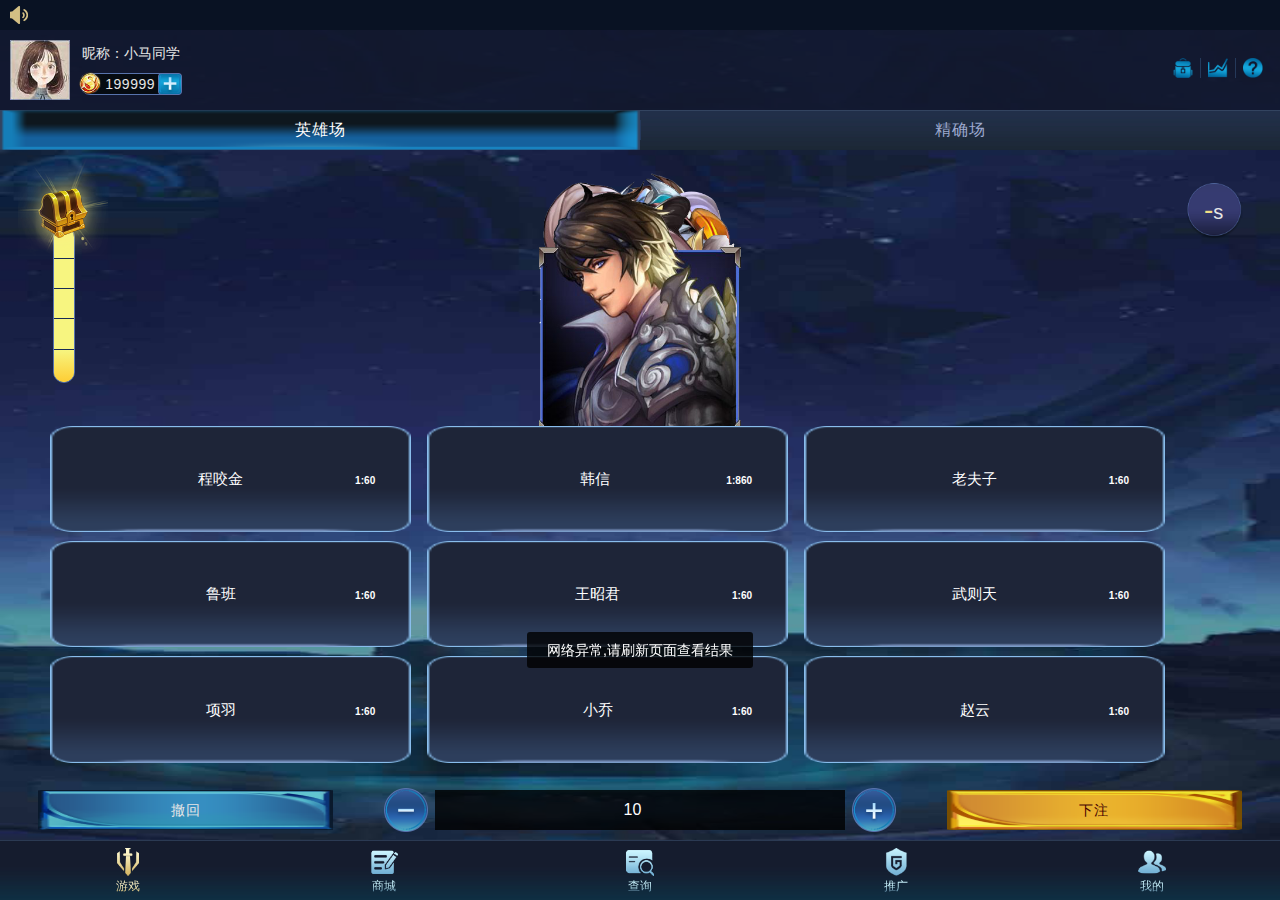
<file: index.html>
<!DOCTYPE html>
<html>
<head lang="zh">
    <meta charset="utf-8">
    <title></title>
    <meta http-equiv="Content-Type" content="text-html; charset=UTF-8">
    <meta http-equiv="X-UA-Compatible" content="IE=edge,chrome=1">
    <meta name="viewport" content="width=device-width, initial-scale=1.0, minimum-scale=1.0, maximum-scale=1.0, user-scalable=no">
    <meta name="format-detection" content="telephone=no,email=no"/>
    <!-- <link rel="shortcut icon" href="{HOME_THEME_PATH}images/base/title.png"> -->
    <meta name="applicable-device" content="pc,mobile"/>

    <!-- 测试 -->
    <META HTTP-EQUIV="pragma" CONTENT="no-cache">
    <META HTTP-EQUIV="Cache-Control" CONTENT="no-cache, must-revalidate">
    <META HTTP-EQUIV="expires" CONTENT="0">

    <script src="js/jquery.min.js"></script>
    <script src="js/iscroll.js"></script>
    <script src="js/swiper.min.js"></script>
    <script src="js/fastclick.js"></script>
    <link rel="stylesheet" href="css/base.css">
    <link rel="stylesheet" href="css/swiper.min.css">
    <script src="js/base.js"></script>
    <script type="text/javascript">
        var bgmusic = '';
        var msgBoxTimer = '';
        var nowMsgnum = 0;
        var msgClock = 2000;
        var msgSpeed = 50;
        var window_Width = document.documentElement.clientWidth;
        var defaultMsg = '欢迎来到王者荣耀';//默认显示

        function msgBoxFunc(){
            //顶部栏的滚动效果
            var msgCount = $('.msg_box>span>a').length;
            //msg的count的个数为a标签的  a标签指的是欢迎来到王者荣耀
            switch(msgCount){
                case 0 :
                // 如果0 出现2
                    var html ='<a>'+defaultMsg+'</a>'+'<a>'+defaultMsg+'</a>';
                    $('.msg_box>span').html(html);
                break;
                // case
                case 1 :
                    var html = $('.msg_box>span').html();
                    html = html+html;
                    $('.msg_box>span').html(html);
                break;
            }


            nowMsgnum = $('.msg_box>span>a:eq('+nowMsgnum+')').length > 0 ? nowMsgnum : 0;
            // console.log($('.msg_box>span>a:eq('+nowMsgnum+')').length);
            var thismsgwidth = $('.msg_box>span>a:eq('+nowMsgnum+')').width();
            // console.log(thismsgwidth);
            var nowMsgleft = parseInt($('.msg_box>span>a:eq('+nowMsgnum+')').css('left'));
            if( nowMsgleft >= -(thismsgwidth)){
                nowMsgleft = nowMsgleft - msgSpeed + 'px';
                $('.msg_box>span>a:eq('+nowMsgnum+')').animate({'left':nowMsgleft},msgClock,'linear');
                if( parseInt(nowMsgleft) + thismsgwidth < window_Width/2  && $('.msg_box>span>a').length > 1 ){
                    var nextMsgnum = $('.msg_box>span>a:eq('+(nowMsgnum+1)+')').length > 0 ? nowMsgnum+1 : 0;
                    var nextMsgleft = parseInt($('.msg_box>span>a:eq('+nextMsgnum+')').css('left'));
                    nextMsgleft = nextMsgleft - msgSpeed + 'px';
                    $('.msg_box>span>a:eq('+nextMsgnum+')').animate({'left':nextMsgleft},msgClock,'linear');
                }
            }else{
                $('.msg_box>span>a:eq('+nowMsgnum+')').stop();
                $('.msg_box>span>a:eq('+nowMsgnum+')').css({'left':'100%'});
                nowMsgnum++;
                msgBoxFunc();
            }

        }
        function page_onload(){
            msgBoxFunc();
            msgBoxTimer = setInterval(function(){
                msgBoxFunc();
            },msgClock);

            //loading
            //initPage();

            if($_GET['page'] && $('#'+$_GET['page']).length > 0){
                navChangeOn($('#'+$_GET['page']));
            }else{
                if($_GET['page']){
                    $('.indexiframe')[0].src = $_GET['page']+'.html?v=2';
                }else{
                    $('.indexiframe')[0].src = 'game.html?v=1';
                }
            }

            //底部导航栏点击事件
            $('.nav_li').on('click',function(){
                navChangeOn($(this));
            });
            //navBTN动画效果
            $('.nav_li').on('touchstart',function(){
                $(this).find('div').css({
                    'width': '26px',
                    'left': '1px',
                    'margin-top': '2px'
                });
            });
            $('.nav_li').on('touchend',function(){
                $(this).find('div').css({
                    'width': '28px',
                    'left': '0px',
                    'margin-top': '0px'
                });
            });
            bgmusic = document.getElementById("bgmusic");
            audioPlay(bgmusic);
            //IOS微信浏览器自动播放
            document.addEventListener("WeixinJSBridgeReady", function () {
                audioPlay(bgmusic);
            }, false);

        }
        function navChangeOn(_self){
            //if(_self.hasClass('on')){
            //    return false;
            //}else{
                var nowOn = $('.nav .on').attr('id');
                $('.nav_li').removeClass('on');
                $('.nav_li').each(function(){
                    var src = $(this).attr('off');
                    $(this).find('img').attr('src',src);
                });
                _self.addClass('on');
                var src = _self.attr('on');
                _self.find('img').attr('src',src);
                var url = _self.attr('url');
                var rand = parseInt(Math.random()*100000);
                $('.indexiframe')[0].src = url + '?v=1';
                var nextOn = _self.attr('id');
                window.history.pushState(history.length,"message",window.location.href.split('?')[0]+"?page="+nextOn);

            //}
        }
        function setHistory(op){
            var webview = window.frames[0];
            //alert(webview.location.pathname.split('/')[webview.location.pathname.split('/').length-1]);
            var origin = webview.location.origin;
            var pathArr = webview.location.pathname.split('/');
            var path = '';
            for(var i = 0;i < webview.location.pathname.split('/').length-1;i++){
                path += webview.location.pathname.split('/')[i];
            }
            var url = origin+'/'+path+'/'+op+'.html';
            webview.history.pushState(webview.history.length+1,"message",url);
            window.history.pushState(window.history.length+1,"message",window.location.href.split('?')[0]+"?page="+op);
        }
        function navSetOn(op){
            /*
            $('.nav_li').removeClass('on');
            $('.nav_li').each(function(){
                var src = $(this).attr('off');
                $(this).find('img').attr('src',src);
            });
            */
            if($('#'+op).length>0){
                $('.nav_li').removeClass('on');
                $('.nav_li').each(function(){
                    var src = $(this).attr('off');
                    $(this).find('img').attr('src',src);
                });
                $('#'+op).addClass('on');
                var src = $('#'+op).attr('on');
                $('#'+op).find('img').attr('src',src);
            }

        }
        function audioPlay(audio){
            if(audio.paused) {
                audio.play();
            }
        }
    </script>
</head>
    <body onselectstart="return false;" oncontextmenu="self.event.returnValue=false;">
    <!-- <div class='loadingbox' id='loadingbox'>
        <img src="images/game_logo.png"/>
        <span>LOADING</span>
    </div> -->
    <audio id='bgmusic' src="http://fs.w.kugou.com/201711131902/f55833be9650418eef01963ec2547582/G041/M03/0F/0F/CZQEAFY22E6AT1_UACyNtcFtF1c778.mp3">
    </audio>

    <div class='page_box'>
        <div class='msg_box'>
            <a><img src="images/icon_msg.png"/></a>
            <span>
                <!-- <a>欢迎来到王者荣耀，敌军还有30秒到达战场！</a> -->
            </span>
        </div>

        <iframe class='indexiframe' name='indexiframe' src=""></iframe>
        <div class='nav'>
            <div id='game' class='nav_li on' off="images/nav_icon_1.png" on="images/nav_icon_1_on.png" url='game.html'>
                <div class='nav_icon'>
                    <img src="images/nav_icon_1_on.png"/>
                </div>
                <span>游戏</span>
            </div>
            <div id='shop' class='nav_li' off="images/nav_icon_2.png" on="images/nav_icon_2_on.png" url='shop.html'>
                <div class='nav_icon'>
                    <img src="images/nav_icon_2.png"/>
                </div>
                <span>商城</span>
            </div>
            <div id='search' class='nav_li' off="images/nav_icon_3.png" on="images/nav_icon_3_on.png" url='search.html'>
                <div class='nav_icon'>
                    <img src="images/nav_icon_3.png"/>
                </div>
                <span>查询</span>
            </div>
            <div id='channel' class='nav_li' off="images/nav_icon_4.png" on="images/nav_icon_4_on.png" url='channel.html'>
                <div class='nav_icon'>
                    <img src="images/nav_icon_4.png"/>
                </div>
                <span>推广</span>
            </div>
            <div id='mine' class='nav_li' off="images/nav_icon_5.png" on="images/nav_icon_5_on.png" url='mine.html'>
                <div class='nav_icon'>
                    <img src="images/nav_icon_5.png"/>
                </div>
                <span>我的</span>
            </div>
        </div>
    </div>



    </body>
<html>
</file>
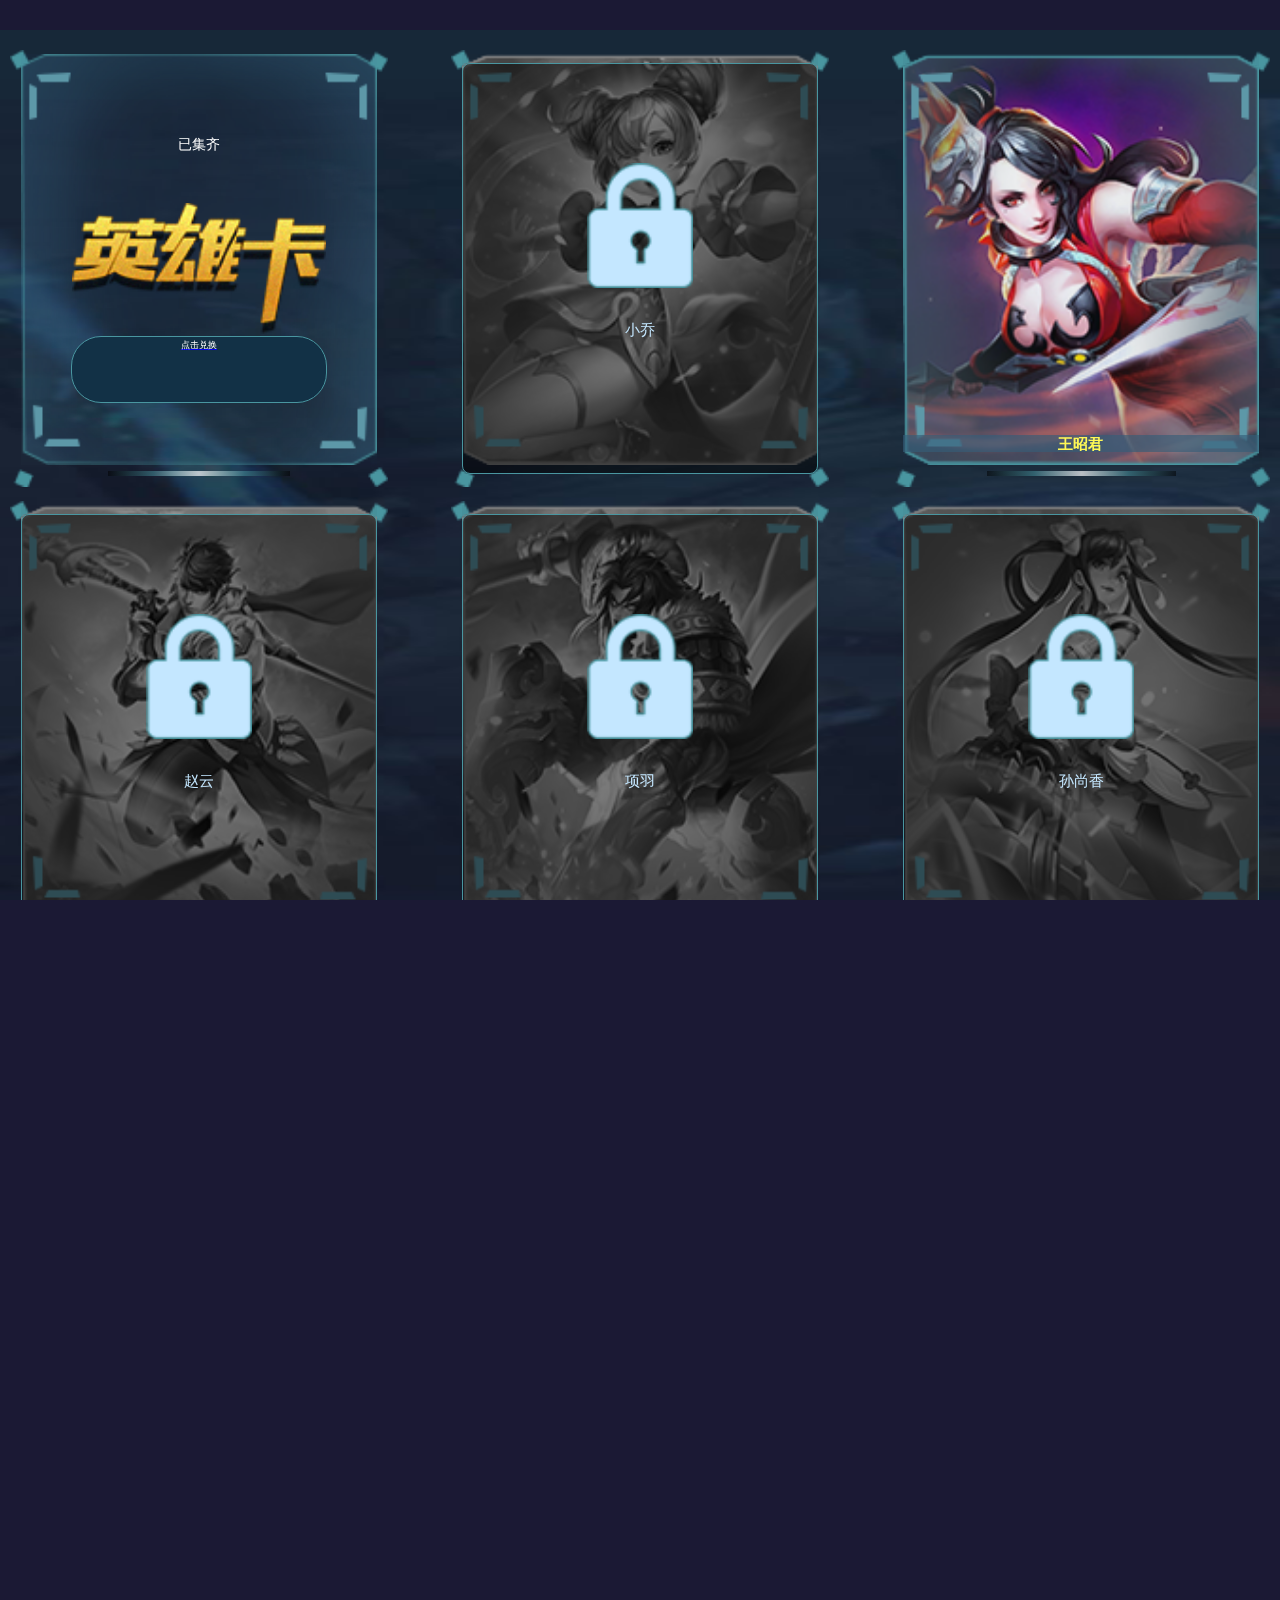
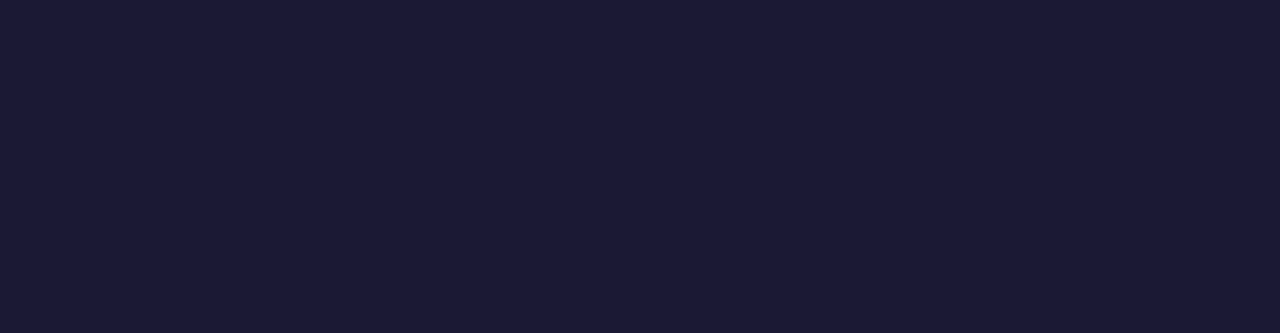
<file: bag_view.html>
<!DOCTYPE html>
<html>
<head lang="zh">
    <meta charset="utf-8">
    <title></title>
    <meta http-equiv="Content-Type" content="text/html; charset=UTF-8">
    <meta http-equiv="X-UA-Compatible" content="IE=edge,chrome=1"> 
    <meta name="viewport" content="width=device-width, initial-scale=1.0, minimum-scale=1.0, maximum-scale=1.0, user-scalable=no">
    <meta name="format-detection" content="telephone=no,email=no"/>
    <!-- <link rel="shortcut icon" href="{HOME_THEME_PATH}images/base/title.png"> -->
    <meta name="applicable-device" content="pc,mobile"/>
    <script src="js/jquery.min.js"></script>
    <script src="js/iscroll.js"></script>
    <script src="js/swiper.min.js"></script>
    <script src="js/fastclick.js"></script>
    <link rel="stylesheet" href="css/base.css">
    <link rel="stylesheet" href="css/bag.css">
    <link rel="stylesheet" href="css/swiper.min.css"><!--
    <link rel="stylesheet" href="css/imageflow.css"> -->
    <script src='js/numberAnimate.js'></script><!--
    <script src='js/imageflow.js'></script> -->
    <script src="js/base.js"></script>
    <script type="text/javascript">
        var bagContentiScroll = '';
        function page_onload(){
            //initPage();
            bagContentiScroll = new IScroll('.page_body',{
                mouseWheel:true,
                scrollbars:false,
                bounce:false,
                click:iScrollClick()
            });
        }
    </script>
</head>
    <body onselectstart="return false;" oncontextmenu="self.event.returnValue=false;">
    <!--<div class='loadingbox' id='loadingbox'>
        <img src="images/game_logo.png"/>
        <span>LOADING</span>
    </div>-->
    <div class='page_box'>
        <div class='page_bg'>
            <img src="images/vip_bg.jpg"/>
        </div>
        <div class='page_body'>
            <div class='bag_body'>
                <!----------BAG START------------>
                <div class="person">
                        <ul>
                            <li class='selected'>
                                <img src="./images/mine-person-bg1.png" alt="" class="four-angle">
                                <div class="person-top">
                                    <img src="./images/mine-person_12.png" alt="">
                                </div>
                                <div class="person-top1">
                                    <img src="./images/mine-person-bg2.png" alt="">
                                    <div class="line"></div>
                                    <div class="collect-all">已集齐</div>

                                    <div class="hero">
                                        <div class="hero-main">
                                            <img src="./images/mine-person-hero.png" alt="">
                                        </div>
                                    </div>
                                    <a href="javascript:;" class="click-all">
                                        <div class="click">点击兑换</div>
                                    </a>
                                </div>
                            </li>
                            <li>
                                <img src="./images/mine-person-bg1.png" alt="" class="four-angle">
                                <div class="person-top">
                                    <img src="./images/mine-person_05.png" alt="">
                                    <div class="name-bg">小乔</div>
                                    <div class="line"></div>
                                </div>
                                <div class="person-top1">
                                    <img src="./images/mine-person-bg2.png" alt="">
                                </div>
                                 <div class="shade">
                                    <div class="shade-title">
                                        <div class="lock-main">
                                            <img src="./images/mine-person-lock.png" alt="">
                                        </div>
                                        <p>小乔</p>
                                    </div>
                                </div>
                            </li>
                            <li class="on">
                                <img src="./images/mine-person-bg1.png" alt="" class="four-angle">
                                <div class="person-top">
                                    <img src="./images/mine-person_06.png" alt="">
                                    <div class="name-bg" >王昭君</div>
                                    <div class="line"></div>
                                </div>
                                <div class="person-top1">
                                    <img src="./images/mine-person-bg2.png" alt="">
                                </div>
                                <div class="shade">
                                    <div class="shade-title">
                                        <div class="lock-main">
                                            <img src="./images/mine-person-lock.png" alt="">
                                        </div>
                                        <p>王昭君</p>
                                    </div>
                                </div>
                            </li>
                            <li>
                                <img src="./images/mine-person-bg1.png" alt="">
                                <div class="person-top">
                                    <img src="./images/mine-person_01.png" alt="">
                                    <div class="name-bg">赵云</div>
                                    <div class="line"></div>
                                </div>
                                <div class="person-top1">
                                    <img src="./images/mine-person-bg2.png" alt="">
                                </div>
                                <div class="shade">
                                    <div class="shade-title">
                                        <div class="lock-main">
                                            <img src="./images/mine-person-lock.png" alt="">
                                        </div>
                                        <p>赵云</p>
                                    </div>
                                </div>
                            </li>
                            <li>
                                <img src="./images/mine-person-bg1.png" alt="" class="four-angle">
                                <div class="person-top">
                                    <img src="./images/mine-person_02.png" alt="">
                                    <div class="name-bg">项羽</div>
                                    <div class="line"></div>
                                </div>
                                <div class="person-top1">
                                    <img src="./images/mine-person-bg2.png" alt="">
                                </div>
                                <div class="shade">
                                    <div class="shade-title">
                                        <div class="lock-main">
                                            <img src="./images/mine-person-lock.png" alt="">
                                        </div>
                                        <p>项羽</p>
                                    </div>
                                </div>
                            </li>
                            <li>
                                <img src="./images/mine-person-bg1.png" alt="" class="four-angle">
                                <div class="person-top">
                                    <img src="./images/mine-person_03.png" alt="">
                                    <div class="name-bg">孙尚香</div>
                                    <div class="line"></div>
                                </div>
                                <div class="person-top1">
                                    <img src="./images/mine-person-bg2.png" alt="">
                                </div>
                                <div class="shade">
                                    <div class="shade-title">
                                        <div class="lock-main">
                                            <img src="./images/mine-person-lock.png" alt="">
                                        </div>
                                        <p>孙尚香</p>
                                    </div>
                                </div>
                            </li>
                            <li>
                                <img src="./images/mine-person-bg1.png" alt="" class="four-angle">
                                <div class="person-top">
                                    <img src="./images/mine-person_04.png" alt="">
                                    <div class="name-bg">阿珂</div>
                                    <div class="line"></div>
                                </div>
                                <div class="person-top1">
                                    <img src="./images/mine-person-bg2.png" alt="">
                                </div>
                                <div class="shade">
                                    <div class="shade-title">
                                        <div class="lock-main">
                                            <img src="./images/mine-person-lock.png" alt="">
                                        </div>
                                        <p>阿珂</p>
                                    </div>
                                </div>
                            </li>

                            <li>
                                <img src="./images/mine-person-bg1.png" alt="" class="four-angle">
                                <div class="person-top">
                                    <img src="./images/mine-person_07.png" alt="">
                                    <div class="name-bg">老夫子</div>
                                    <div class="line"></div>
                                </div>
                                <div class="person-top1">
                                    <img src="./images/mine-person-bg2.png" alt="">
                                </div>
                                <div class="shade">
                                    <div class="shade-title">
                                        <div class="lock-main">
                                            <img src="./images/mine-person-lock.png" alt="">
                                        </div>
                                        <p>老夫子</p>
                                    </div>
                                </div>
                            </li>
                            
                            <li>
                                <img src="./images/mine-person-bg1.png" alt="" class="four-angle">
                                <div class="person-top">
                                    <img src="./images/mine-person_08.png" alt="">
                                    <div class="name-bg">鲁班</div>
                                    <div class="line"></div>
                                </div>
                                <div class="person-top1">
                                    <img src="./images/mine-person-bg2.png" alt="">
                                </div>
                                <div class="shade">
                                    <div class="shade-title">
                                        <div class="lock-main">
                                            <img src="./images/mine-person-lock.png" alt="">
                                        </div>
                                        <p>鲁班</p>
                                    </div>
                                </div>
                            </li>
                            <li>
                                <img src="./images/mine-person-bg1.png" alt="" class="four-angle">
                                <div class="person-top">
                                    <img src="./images/mine-person_09.png" alt="">
                                    <div class="name-bg">高渐离</div>
                                    <div class="line"></div>
                                </div>
                                <div class="person-top1">
                                    <img src="./images/mine-person-bg2.png" alt="">
                                </div>
                                <div class="shade">
                                    <div class="shade-title">
                                        <div class="lock-main">
                                            <img src="./images/mine-person-lock.png" alt="">
                                        </div>
                                        <p>高渐离</p>
                                    </div>
                                </div>
                            </li>
                            <li>
                                <img src="./images/mine-person-bg1.png" alt="" class="four-angle">
                                <div class="person-top">
                                    <img src="./images/mine-person_10.png" alt="">
                                    <div class="name-bg">韩信</div>
                                    <div class="line"></div>
                                </div>
                                <div class="person-top1">
                                    <img src="./images/mine-person-bg2.png" alt="">
                                </div>
                                <div class="shade">
                                    <div class="shade-title">
                                        <div class="lock-main">
                                            <img src="./images/mine-person-lock.png" alt="">
                                        </div>
                                        <p>韩信</p>
                                    </div>
                                </div>
                            </li>
                            <li>
                                <img src="./images/mine-person-bg1.png" alt="" class="four-angle">
                                <div class="person-top">
                                    <img src="./images/mine-person_11.png" alt="">
                                    <div class="name-bg">程咬金</div>
                                    <div class="line"></div>
                                </div>
                                <div class="person-top1">
                                    <img src="./images/mine-person-bg2.png" alt="">
                                </div>
                                <div class="shade">
                                    <div class="shade-title">
                                        <div class="lock-main">
                                            <img src="./images/mine-person-lock.png" alt="">
                                        </div>
                                        <p>程咬金</p>
                                    </div>
                                </div>
                            </li>
                        </ul>
                </div>
                <!----------BAG END------------>
            </div>
        </div>
    </div>
    </body>
</html>
</file>
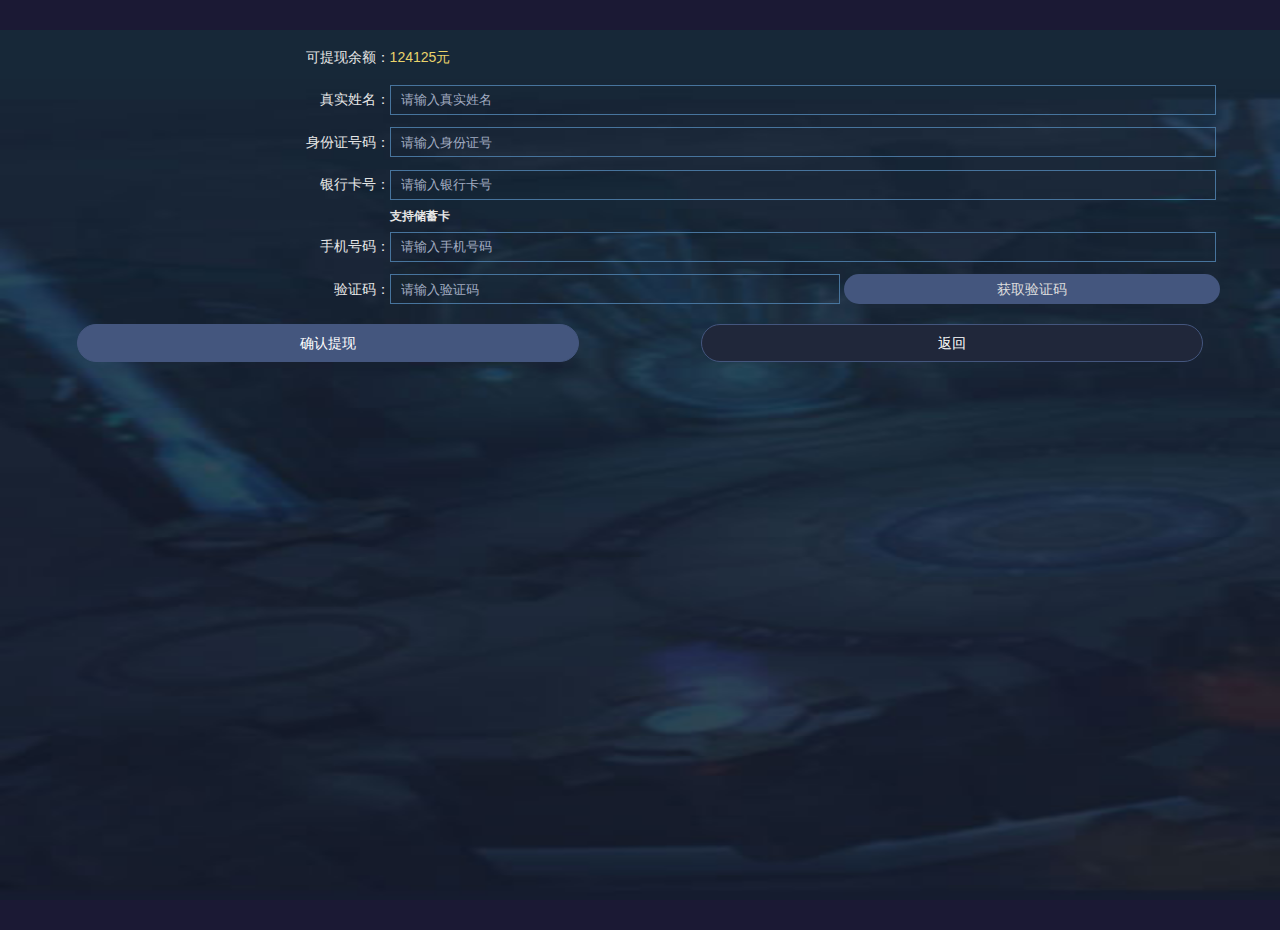
<file: cash_view.html>
<!DOCTYPE html>
<html>
<head lang="zh">
    <meta charset="utf-8">
    <title></title>
    <meta http-equiv="Content-Type" content="text/html; charset=UTF-8">
    <meta http-equiv="X-UA-Compatible" content="IE=edge,chrome=1"> 
    <meta name="viewport" content="width=device-width, initial-scale=1.0, minimum-scale=1.0, maximum-scale=1.0, user-scalable=no">
    <meta name="format-detection" content="telephone=no,email=no"/>
    <!-- <link rel="shortcut icon" href="{HOME_THEME_PATH}images/base/title.png"> -->
    <meta name="applicable-device" content="pc,mobile"/>
    <script src="js/jquery.min.js"></script>
    <script src="js/iscroll.js"></script>
    <script src="js/swiper.min.js"></script>
    <script src="js/fastclick.js"></script>
    <link rel="stylesheet" href="css/base.css">
    <link rel="stylesheet" href="css/cash.css">
    <link rel="stylesheet" href="css/swiper.min.css">
    <script src="js/base.js"></script>
    <script type="text/javascript">  
        var verifyTimer = null;
        var verifySecond = 60;
        var nowSecond = 0;
        function page_onload(){
            //initPage();
            $('.back_btn').on('click',function(){
                history.go(-1);
            });
            $('.cash_submit').on('click',function(){
                cashout();
            });
            BindVeriftyBtn();
        }
        function BindVeriftyBtn(){
            $('.verify_input>a').on('click',function(){
                var phonenum = $('#phonenum').val();
                if(phonenum==''){
                    errorMsg('请填写手机号');
                    return false;
                }
                //AJAX
                nowSecond = verifySecond;
                errorMsg('发送成功');
                $(this).addClass('unclick');
                $('.verify_input>a').unbind('click');
                $('.verify_input>a').html('重新发送('+nowSecond+')');    
                verifyTimer = setInterval(function(){
                    nowSecond--;
                    if( nowSecond <= 0 ){
                        $('.verify_input>a').removeClass('unclick');
                        $('.verify_input>a').html('获取验证码');    
                        BindVeriftyBtn();
                        clearInterval(verifyTimer);
                        verifyTimer = null;
                    }else{
                        $('.verify_input>a').html('重新发送('+nowSecond+')');    
                    }
                },1000);
            })
        }
        function cashout(){
            var name = $('#name').val();
            var phonenum = $('#phonenum').val();
            var idcard = $('#idcard').val();
            var cardnum = $('#cardnum').val();
            if(name=='') {errorMsg('请填写真实姓名');return false;}
            if(idcard=='') {errorMsg('请填写身份证号');return false;}
            if(cardnum=='') {errorMsg('请填写银行卡号');return false;}
            if(phonenum=='') {errorMsg('请填写手机号');return false;}
            if(verify=='') {errorMsg('请填写验证码');return false;}
            //AJAX
        }
    </script>
</head>
    <body onselectstart="return false;" oncontextmenu="self.event.returnValue=false;">
    <!-- <div class='loadingbox' id='loadingbox'>
        <img src="images/game_logo.png"/>
        <span>LOADING</span>
    </div> -->
    <div class='page_box'>
        <div class='page_bg'>
            <img src="images/vip_bg.jpg"/>
        </div>
        <div class='page_body'>
            <div class='cash_box'>
                <div class='input_box'>
                    <span>可提现余额：</span>
                    <a><span>124125</span>元</a>
                </div>
                <div class='input_box'>
                    <span>真实姓名：</span>
                    <input type="text" id='name' placeholder="请输入真实姓名" />
                </div>
                <div class='input_box'>
                    <span>身份证号码：</span>
                    <input type="text" id='idcard' placeholder="请输入身份证号" />
                </div>
                <div class='input_box'>
                    <span>银行卡号：</span>
                    <input type="number" id='cardnum' placeholder="请输入银行卡号" />
                    <b>注：仅支持储蓄卡</b>
                </div>
                <div class='input_box nomargin'>
                    <span>手机号码：</span>
                    <input type="number" id='phonenum' placeholder="请输入手机号码" />
                </div>
                <div class='input_box verify_input'>
                    <span>验证码：</span>
                    <input type="text" id='verify' placeholder="请输入验证码" />
                    <a>获取验证码</a>
                </div>
                <div class='cash_btn'>
                    <span class='cash_submit'>确认提现</span>
                    <span class='back_btn'>返回</span>
                </div>
            </div>
        </div>

    </div>
    </body>
</html>
</file>
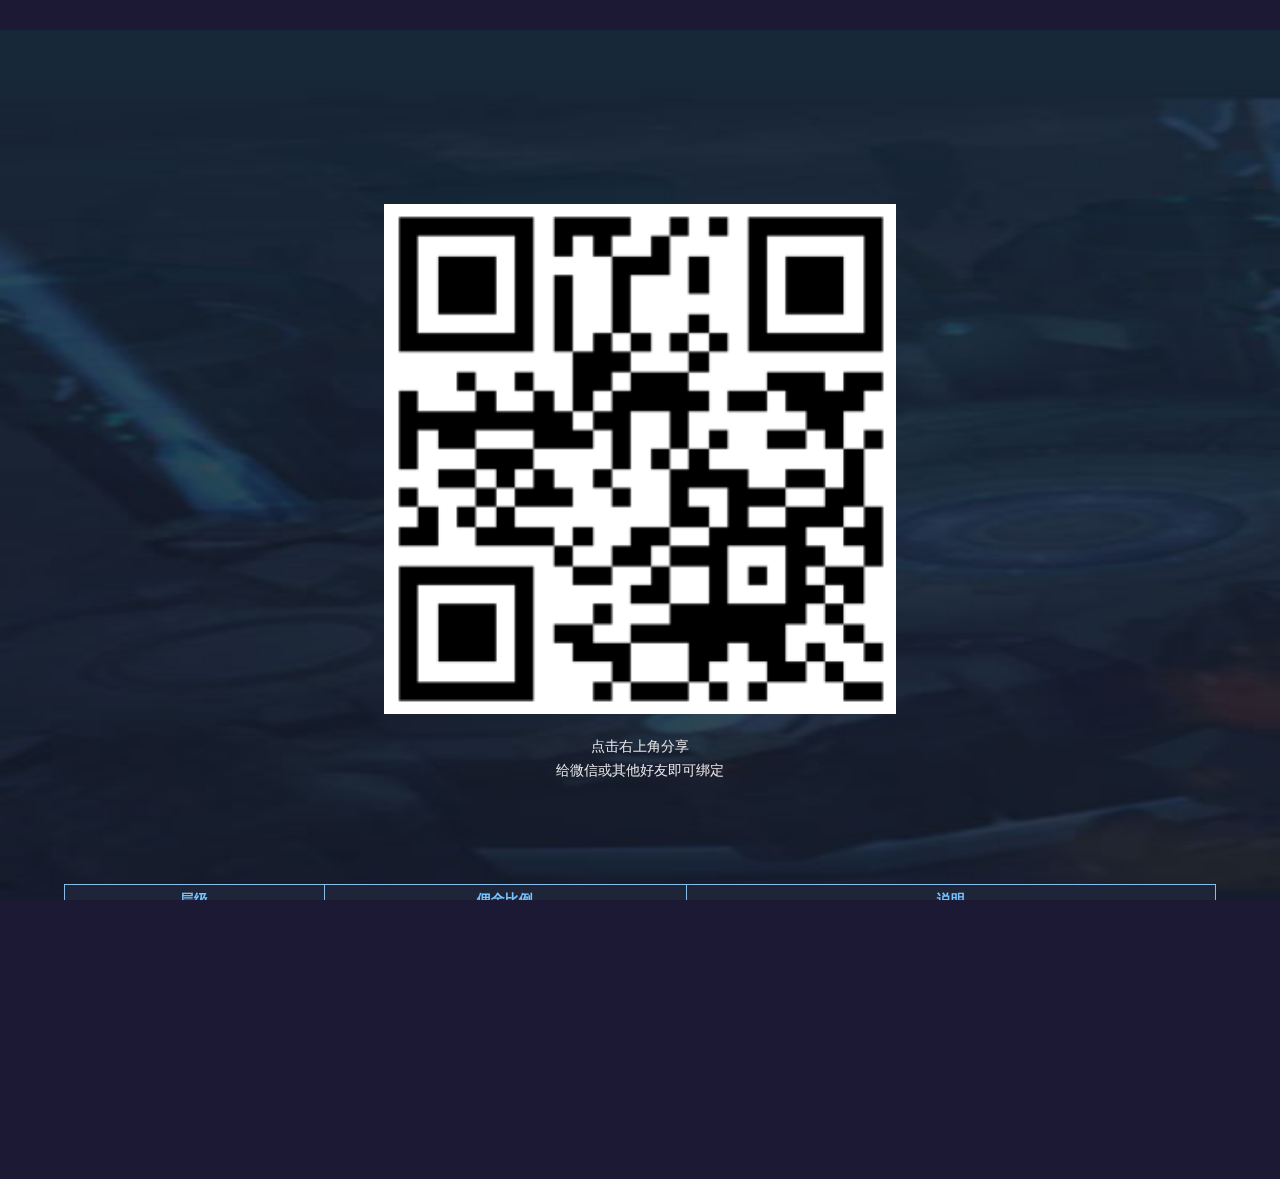
<file: channel.html>
<!DOCTYPE html>
<html>
<head lang="zh">
    <meta charset="utf-8">
    <title></title>
    <meta http-equiv="Content-Type" content="text/html; charset=UTF-8">
    <meta http-equiv="X-UA-Compatible" content="IE=edge,chrome=1"> 
    <meta name="viewport" content="width=device-width, initial-scale=1.0, minimum-scale=1.0, maximum-scale=1.0, user-scalable=no">
    <meta name="format-detection" content="telephone=no,email=no"/>
    <!-- <link rel="shortcut icon" href="{HOME_THEME_PATH}images/base/title.png"> -->
    <meta name="applicable-device" content="pc,mobile"/>
    <script src="js/jquery.min.js"></script>
    <script src="js/iscroll.js"></script>
    <script src="js/swiper.min.js"></script>
    <script src="js/fastclick.js"></script>
    <link rel="stylesheet" href="css/base.css">
    <link rel="stylesheet" href="css/channel.css">
    <link rel="stylesheet" href="css/swiper.min.css">
    <script src="js/base.js"></script>
    <script type="text/javascript">
        var channelContentiScroll = '';
        function page_onload(){
            //initPage();
            channelContentiScroll = new IScroll('.page_body',{
                mouseWheel:true,
                scrollbars:false,
                bounce:false,
                click:iScrollClick()
            });
        }
    </script>
</head>
    <body onselectstart="return false;" oncontextmenu="self.event.returnValue=false;">
    <!-- <div class='loadingbox' id='loadingbox'>
        <img src="images/game_logo.png"/>
        <span>LOADING</span>
    </div> -->
    <div class='page_box'>
        <div class='page_bg'>
            <img src="images/vip_bg.jpg"/>
        </div>
        <div class='page_body'>
            <div class='page_content'>
                <div class='channel_qrcode_box'>
                    <span class='channel_qrcode_img'>
                        <img src="images/channel_qrcode_img.png" onerror='this.src="images/channel_qrcode_errorimg.png"'/>
                    </span>
                    <a>点击右上角分享</a>
                    <a>给微信或其他好友即可绑定</a>
                </div>
                <div class='channel_table_box'>
                    <table>
                        <tr>
                            <th>层级</th>
                            <th>佣金比例</th>
                            <th width='46%'>说明</th>
                        </tr>
                        <tr>
                            <td>一级用户</td>
                            <td>投注金额x5%</td>
                            <td>直接通过微信或其他渠道成为下级的用户</td>
                        </tr>
                        <tr>
                            <td>二级用户</td>
                            <td>投注金额x3%</td>
                            <td>一级用户通过微信或其他渠道成为下级的用户</td>
                        </tr>
                        <tr>
                            <td>三级用户</td>
                            <td>投注金额x1%</td>
                            <td>二级用户通过微信或其他渠道成为下级的用户</td>
                        </tr>
                    </table>
                </div>
                <div class='channel_text_box'>
                    <p>
                        例如：您邀请30位用户，这些用户各自再邀请30位用户成为您的二级用户，二级用户再各邀请30位用户成为您的三级用户；
                        如每人进行10局10元竞猜游戏，此时您所获取的佣金为： 
                        30人×10局×10元×5%+30²人×10局×10元×3%+30³人×10局×10人×1%=29850元
                        同时可以在“<a>查询</a>”里查看佣金的所有交易记录，
                        点击“<a>我的</a>”→“<a>佣金提现</a>”记录可随时进行提现到帐。
                    </p>
                </div>
            </div>
        </div>
    </div>
    </body>
</html>
</file>
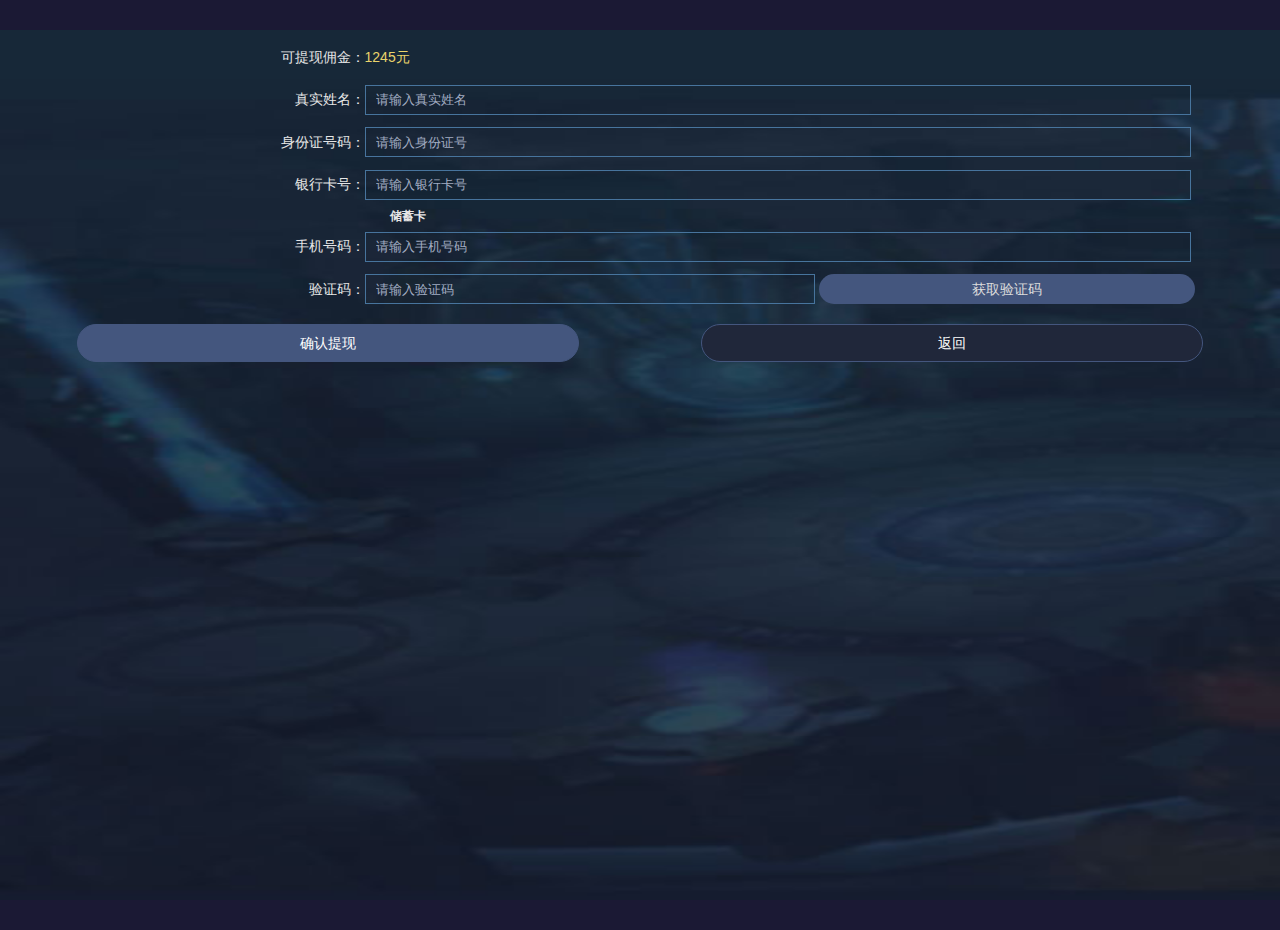
<file: charges_view.html>
<!DOCTYPE html>
<html>
<head lang="zh">
    <meta charset="utf-8">
    <title></title>
    <meta http-equiv="Content-Type" content="text/html; charset=UTF-8">
    <meta http-equiv="X-UA-Compatible" content="IE=edge,chrome=1"> 
    <meta name="viewport" content="width=device-width, initial-scale=1.0, minimum-scale=1.0, maximum-scale=1.0, user-scalable=no">
    <meta name="format-detection" content="telephone=no,email=no"/>
    <!-- <link rel="shortcut icon" href="{HOME_THEME_PATH}images/base/title.png"> -->
    <meta name="applicable-device" content="pc,mobile"/>
    <script src="js/jquery.min.js"></script>
    <script src="js/iscroll.js"></script>
    <script src="js/swiper.min.js"></script>
    <script src="js/fastclick.js"></script>
    <link rel="stylesheet" href="css/base.css">
    <link rel="stylesheet" href="css/charges.css">
    <link rel="stylesheet" href="css/swiper.min.css">
    <script src="js/base.js"></script>
    <script type="text/javascript">  
        var verifyTimer = null;
        var verifySecond = 60;
        var nowSecond = 0;
        function page_onload(){
            //initPage();
            $('.back_btn').on('click',function(){
                history.go(-1);
            });
            $('.charges_submit').on('click',function(){
                cashout();
            });
            BindVeriftyBtn();
        }
        function BindVeriftyBtn(){
            $('.verify_input>a').on('click',function(){
                var phonenum = $('#phonenum').val();
                if(phonenum==''){
                    errorMsg('请填写手机号');
                    return false;
                }
                //AJAX
                nowSecond = verifySecond;
                errorMsg('发送成功');
                $(this).addClass('unclick');
                $('.verify_input>a').unbind('click');
                $('.verify_input>a').html('重新发送('+nowSecond+')');    
                verifyTimer = setInterval(function(){
                    nowSecond--;
                    if( nowSecond <= 0 ){
                        $('.verify_input>a').removeClass('unclick');
                        $('.verify_input>a').html('获取验证码');    
                        BindVeriftyBtn();
                        clearInterval(verifyTimer);
                        verifyTimer = null;
                    }else{
                        $('.verify_input>a').html('重新发送('+nowSecond+')');    
                    }
                },1000);
            })
        }
        function cashout(){
            var name = $('#name').val();
            var phonenum = $('#phonenum').val();
            var idcard = $('#idcard').val();
            var cardnum = $('#cardnum').val();
            if(name=='') {errorMsg('请填写真实姓名');return false;}
            if(idcard=='') {errorMsg('请填写身份证号');return false;}
            if(cardnum=='') {errorMsg('请填写银行卡号');return false;}
            if(phonenum=='') {errorMsg('请填写手机号');return false;}
            if(verify=='') {errorMsg('请填写验证码');return false;}
            //AJAX
        }
    </script>
</head>
    <body onselectstart="return false;" oncontextmenu="self.event.returnValue=false;">
    <!-- <div class='loadingbox' id='loadingbox'>
        <img src="images/game_logo.png"/>
        <span>LOADING</span>
    </div> -->
    <div class='page_box'>
        <div class='page_bg'>
            <img src="images/vip_bg.jpg"/>
        </div>
        <div class='page_body'>
            <div class='charges_box'>
                <div class='input_box'>
                    <span>可提现佣金：</span>
                    <a><span>1245</span>元</a>
                </div>
                <div class='input_box'>
                    <span>真实姓名：</span>
                    <input type="text" id='name' placeholder="请输入真实姓名" />
                </div>
                <div class='input_box'>
                    <span>身份证号码：</span>
                    <input type="text" id='idcard' placeholder="请输入身份证号" />
                </div>
                <div class='input_box'>
                    <span>银行卡号：</span>
                    <input type="number" id='cardnum' placeholder="请输入银行卡号" />
                    <b>注：仅支持储蓄卡</b>
                </div>
                <div class='input_box nomargin'>
                    <span>手机号码：</span>
                    <input type="number" id='phonenum' placeholder="请输入手机号码" />
                </div>
                <div class='input_box verify_input'>
                    <span>验证码：</span>
                    <input type="number" id='verify' placeholder="请输入验证码" />
                    <a>获取验证码</a>
                </div>
                <div class='charges_btn'>
                    <span class='charges_submit'>确认提现</span>
                    <span class='back_btn'>返回</span>
                </div>
            </div>
        </div>

    </div>
    </body>
</html>
</file>
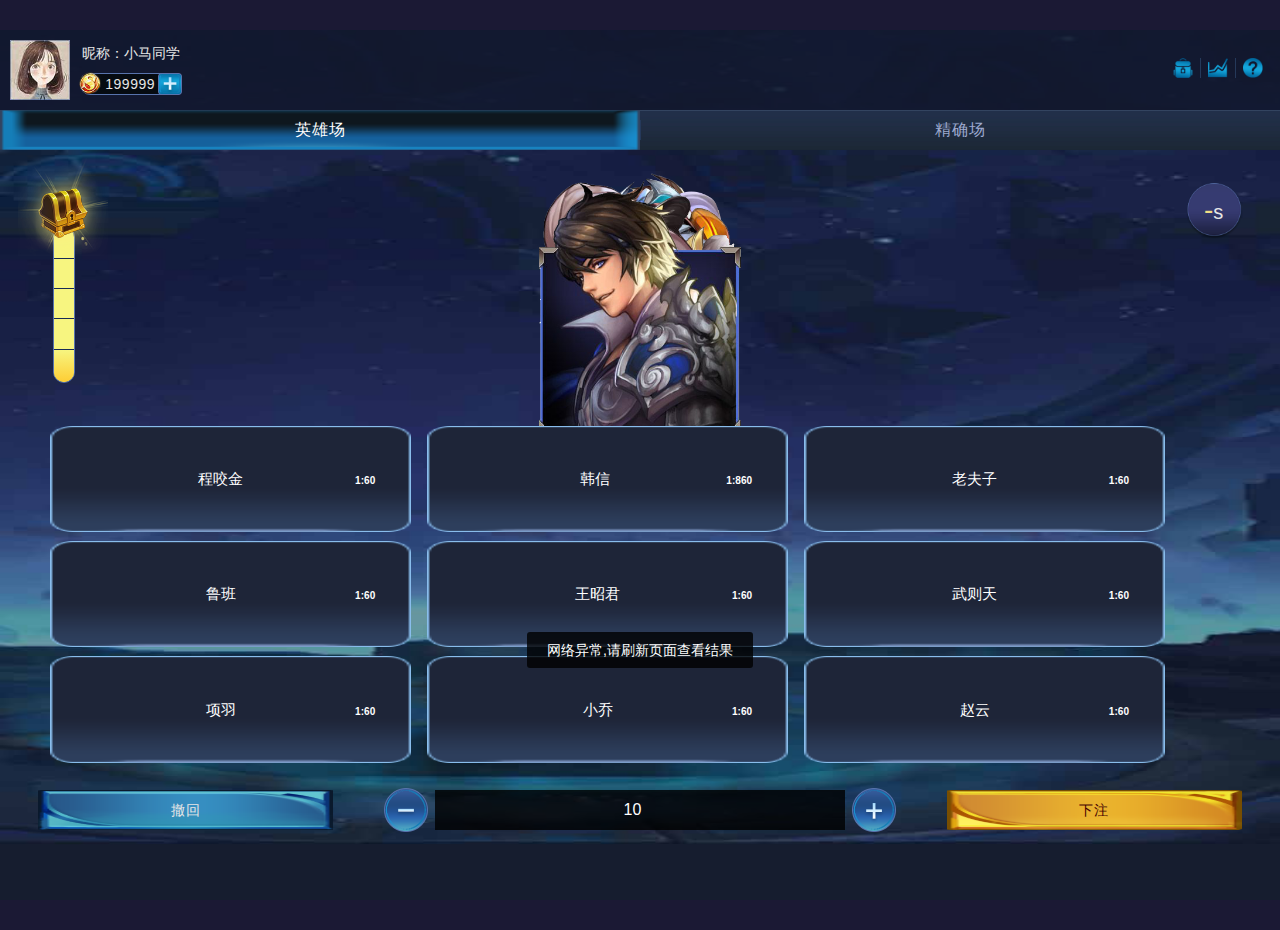
<file: game.html>
<!DOCTYPE html>
<html>
<head lang="zh">
    <meta charset="utf-8">
    <title></title>
    <meta http-equiv="Content-Type" content="text/html; charset=UTF-8">
    <meta http-equiv="X-UA-Compatible" content="IE=edge,chrome=1"> 
    <meta name="viewport" content="width=device-width, initial-scale=1.0, minimum-scale=1.0, maximum-scale=1.0, user-scalable=no">
    <meta name="format-detection" content="telephone=no,email=no"/>
    <!-- <link rel="shortcut icon" href="{HOME_THEME_PATH}images/base/title.png"> -->
    <meta name="applicable-device" content="pc,mobile"/>
    <script src="js/jquery.min.js"></script>
    <script src="js/iscroll.js"></script>
    <script src="js/swiper.min.js"></script>
    <script src="js/fastclick.js"></script>
    <link rel="stylesheet" href="css/base.css">
    <link rel="stylesheet" href="css/game.css?v=1">
    <link rel="stylesheet" href="css/bag.css?v=1">
    <link rel="stylesheet" href="css/swiper.min.css">
    <script src='js/numberAnimate.js'></script>
    <script src="js/base.js"></script>
    <script src="js/game.js"></script>
    <script type="text/javascript">

    </script>
</head>
    <body onselectstart="return false;" oncontextmenu="self.event.returnValue=false;">
    <div class='loadingbox' id='loadingbox'>
        <img src="images/game_logo.png"/>
        <span>LOADING</span>
    </div>
    <div class='alert_box' id='BAG'>
        <div class='alert_body'>
            <div class='alert_title'>
                <span>我的背包</span>
                <div class='alert_close'>
                    <img src="images/alert_close_btn.png"/>
                </div>
            </div>
            <div class='alert_content'>
                <div class='bag_body'>
                    <!----------BAG START------------>
                    <div class="person">
                            <ul>
                                <li class='selected'>
                                    <img src="./images/mine-person-bg1.png" alt="" class="four-angle">
                                    <div class="person-top">
                                        <img src="./images/mine-person_12.png" alt="">
                                    </div>
                                    <div class="person-top1">
                                        <img src="./images/mine-person-bg2.png" alt="">
                                        <div class="line"></div>
                                        <div class="collect-all">已集齐</div>

                                        <div class="hero">
                                            <div class="hero-main">
                                                <img src="./images/mine-person-hero.png" alt="">
                                            </div>
                                        </div>
                                        <a href="javascript:;" class="click-all">
                                            <div class="click">点击兑换</div>
                                        </a>
                                    </div>
                                </li>
                                <li>
                                    <img src="./images/mine-person-bg1.png" alt="" class="four-angle">
                                    <div class="person-top">
                                        <img src="./images/mine-person_05.png" alt="">
                                        <div class="name-bg">小乔</div>
                                        <div class="line"></div>
                                    </div>
                                    <div class="person-top1">
                                        <img src="./images/mine-person-bg2.png" alt="">
                                    </div>
                                     <div class="shade">
                                        <div class="shade-title">
                                            <div class="lock-main">
                                                <img src="./images/mine-person-lock.png" alt="">
                                            </div>
                                            <p>小乔</p>
                                        </div>
                                    </div>
                                </li>
                                <li class="on">
                                    <img src="./images/mine-person-bg1.png" alt="" class="four-angle">
                                    <div class="person-top">
                                        <img src="./images/mine-person_06.png" alt="">
                                        <div class="name-bg" >王昭君</div>
                                        <div class="line"></div>
                                    </div>
                                    <div class="person-top1">
                                        <img src="./images/mine-person-bg2.png" alt="">
                                    </div>
                                    <div class="shade">
                                        <div class="shade-title">
                                            <div class="lock-main">
                                                <img src="./images/mine-person-lock.png" alt="">
                                            </div>
                                            <p>王昭君</p>
                                        </div>
                                    </div>
                                </li>
                                <li>
                                    <img src="./images/mine-person-bg1.png" alt="">
                                    <div class="person-top">
                                        <img src="./images/mine-person_01.png" alt="">
                                        <div class="name-bg">赵云</div>
                                        <div class="line"></div>
                                    </div>
                                    <div class="person-top1">
                                        <img src="./images/mine-person-bg2.png" alt="">
                                    </div>
                                    <div class="shade">
                                        <div class="shade-title">
                                            <div class="lock-main">
                                                <img src="./images/mine-person-lock.png" alt="">
                                            </div>
                                            <p>赵云</p>
                                        </div>
                                    </div>
                                </li>
                                <li>
                                    <img src="./images/mine-person-bg1.png" alt="" class="four-angle">
                                    <div class="person-top">
                                        <img src="./images/mine-person_02.png" alt="">
                                        <div class="name-bg">项羽</div>
                                        <div class="line"></div>
                                    </div>
                                    <div class="person-top1">
                                        <img src="./images/mine-person-bg2.png" alt="">
                                    </div>
                                    <div class="shade">
                                        <div class="shade-title">
                                            <div class="lock-main">
                                                <img src="./images/mine-person-lock.png" alt="">
                                            </div>
                                            <p>项羽</p>
                                        </div>
                                    </div>
                                </li>
                                <li>
                                    <img src="./images/mine-person-bg1.png" alt="" class="four-angle">
                                    <div class="person-top">
                                        <img src="./images/mine-person_03.png" alt="">
                                        <div class="name-bg">孙尚香</div>
                                        <div class="line"></div>
                                    </div>
                                    <div class="person-top1">
                                        <img src="./images/mine-person-bg2.png" alt="">
                                    </div>
                                    <div class="shade">
                                        <div class="shade-title">
                                            <div class="lock-main">
                                                <img src="./images/mine-person-lock.png" alt="">
                                            </div>
                                            <p>孙尚香</p>
                                        </div>
                                    </div>
                                </li>
                                <li>
                                    <img src="./images/mine-person-bg1.png" alt="" class="four-angle">
                                    <div class="person-top">
                                        <img src="./images/mine-person_04.png" alt="">
                                        <div class="name-bg">阿珂</div>
                                        <div class="line"></div>
                                    </div>
                                    <div class="person-top1">
                                        <img src="./images/mine-person-bg2.png" alt="">
                                    </div>
                                    <div class="shade">
                                        <div class="shade-title">
                                            <div class="lock-main">
                                                <img src="./images/mine-person-lock.png" alt="">
                                            </div>
                                            <p>阿珂</p>
                                        </div>
                                    </div>
                                </li>

                                <li>
                                    <img src="./images/mine-person-bg1.png" alt="" class="four-angle">
                                    <div class="person-top">
                                        <img src="./images/mine-person_07.png" alt="">
                                        <div class="name-bg">老夫子</div>
                                        <div class="line"></div>
                                    </div>
                                    <div class="person-top1">
                                        <img src="./images/mine-person-bg2.png" alt="">
                                    </div>
                                    <div class="shade">
                                        <div class="shade-title">
                                            <div class="lock-main">
                                                <img src="./images/mine-person-lock.png" alt="">
                                            </div>
                                            <p>老夫子</p>
                                        </div>
                                    </div>
                                </li>
                                
                                <li>
                                    <img src="./images/mine-person-bg1.png" alt="" class="four-angle">
                                    <div class="person-top">
                                        <img src="./images/mine-person_08.png" alt="">
                                        <div class="name-bg">鲁班</div>
                                        <div class="line"></div>
                                    </div>
                                    <div class="person-top1">
                                        <img src="./images/mine-person-bg2.png" alt="">
                                    </div>
                                    <div class="shade">
                                        <div class="shade-title">
                                            <div class="lock-main">
                                                <img src="./images/mine-person-lock.png" alt="">
                                            </div>
                                            <p>鲁班</p>
                                        </div>
                                    </div>
                                </li>
                                <li>
                                    <img src="./images/mine-person-bg1.png" alt="" class="four-angle">
                                    <div class="person-top">
                                        <img src="./images/mine-person_09.png" alt="">
                                        <div class="name-bg">高渐离</div>
                                        <div class="line"></div>
                                    </div>
                                    <div class="person-top1">
                                        <img src="./images/mine-person-bg2.png" alt="">
                                    </div>
                                    <div class="shade">
                                        <div class="shade-title">
                                            <div class="lock-main">
                                                <img src="./images/mine-person-lock.png" alt="">
                                            </div>
                                            <p>高渐离</p>
                                        </div>
                                    </div>
                                </li>
                                <li>
                                    <img src="./images/mine-person-bg1.png" alt="" class="four-angle">
                                    <div class="person-top">
                                        <img src="./images/mine-person_10.png" alt="">
                                        <div class="name-bg">韩信</div>
                                        <div class="line"></div>
                                    </div>
                                    <div class="person-top1">
                                        <img src="./images/mine-person-bg2.png" alt="">
                                    </div>
                                    <div class="shade">
                                        <div class="shade-title">
                                            <div class="lock-main">
                                                <img src="./images/mine-person-lock.png" alt="">
                                            </div>
                                            <p>韩信</p>
                                        </div>
                                    </div>
                                </li>
                                <li>
                                    <img src="./images/mine-person-bg1.png" alt="" class="four-angle">
                                    <div class="person-top">
                                        <img src="./images/mine-person_11.png" alt="">
                                        <div class="name-bg">程咬金</div>
                                        <div class="line"></div>
                                    </div>
                                    <div class="person-top1">
                                        <img src="./images/mine-person-bg2.png" alt="">
                                    </div>
                                    <div class="shade">
                                        <div class="shade-title">
                                            <div class="lock-main">
                                                <img src="./images/mine-person-lock.png" alt="">
                                            </div>
                                            <p>程咬金</p>
                                        </div>
                                    </div>
                                </li>
                            </ul>
                    </div>
                    <!----------BAG END------------>
                </div>
            </div>
        </div>
    </div>
     <div class='alert_box' id='PAY'>
        <div class='alert_body'>
            <div class='alert_title'>
                <span>金币充值</span>
                <div class='alert_close'>
                    <img src="images/alert_close_btn.png"/>
                </div>
            </div>
            <div class='alert_content'>
                <div class='coin_list'>
                    <span class='coin_li'>
                        <span><img src="images/pay_coin_icon_1.png"/></span>
                        <b>￥10</b>
                        <a class='coin_btn btn_y'>购买</a>
                    </span>
                    <div class='clear'></div>

                    <span class='coin_li'>
                        <span><img src="images/pay_coin_icon_2.png"/></span>
                        <b>￥20</b>
                        <a class='coin_btn btn_y'>购买</a>
                    </span>
                    <div class='clear'></div>

                    <span class='coin_li'>
                        <span><img src="images/pay_coin_icon_3.png"/></span>
                        <b>￥50</b>
                        <a class='coin_btn btn_y'>购买</a>
                    </span>
                    <div class='clear'></div>

                    <span class='coin_li'>
                        <span><img src="images/pay_coin_icon_4.png"/></span>
                        <b>￥100</b>
                        <a class='coin_btn btn_y'>购买</a>
                    </span>
                    <div class='clear'></div>

                    <span class='coin_li'>
                        <span><img src="images/pay_coin_icon_5.png"/></span>
                        <b>￥200</b>
                        <a class='coin_btn btn_y'>购买</a>
                    </span>
                    <div class='clear'></div>
                    
                    <span class='coin_li'>
                        <span><img src="images/pay_coin_icon_6.png"/></span>
                        <b>￥500</b>
                        <a class='coin_btn btn_y'>购买</a>
                    </span>
                    <div class='clear'></div>
                </div>
            </div>
        </div>
    </div>
    <div class='alert_box' id='LINE'>
        <div class='alert_body'>
            <div class='alert_title'>
                <span>走势图</span>
                <div class='alert_close'>
                    <img src="images/alert_close_btn.png"/>
                </div>
            </div>
            <div class='alert_content'>
            <table class='line_table'>
                <tr>
                    <th class='line_left'><span>期号</span></th>
                    <th><span>大</span></th>
                    <th><span>小</span></th>
                    <th><span>单</span></th>
                    <th><span>双</span></th>
                    <th><span>三条</span></th>
                    <th class='line_left'><span>顺子</span></th>
                    <th><span>英雄</span></th>
                </tr>
                <tr>
                    <td>0572</td>
                    <td><img src="images/line_icon_y.png"></td>
                    <td></td>
                    <td><img src="images/line_icon_b.png"></td>
                    <td></td>
                    <td><img src="images/line_icon_b.png"></td>
                    <td></td>
                    <td>王昭君</td>
                </tr>
            </table>
            </div>
        </div>
    </div>
    <div class='alert_box' id='QUES'>
        <div class='alert_body'>
            <div class='alert_title'>
                <span>帮助</span>
                <div class='alert_close'>
                    <img src="images/alert_close_btn.png"/>
                </div>
            </div>
        </div>
    </div>
    <div class='page_box'>
        <div class='page_bg'>
            <img src="images/bg.jpg"/>
        </div>
        <div class='page_body'>

            <div class='header'>
                <div class='infobox'>
                    <div class='headimg'>
                        <img src="images/headimg.jpg" onerror='this.src="images/channel_qrcode_errorimg.png"'/>
                    </div>
                    <span class='header_nickname'>昵称：小马同学</span>
                    <div class='header_coin_box'>
                        <div class='header_coin'><img src="images/header_coin.png"/></div>
                        <span class='header_coinnum'>199999</span>
                        <div class='header_plus btn' name='PAY'><img src="images/header_plus.png"/></div>
                    </div>
                </div>
                <div class='btnbox'>
                    <span class='header_icon_bag btn' name='BAG'><img src="images/header_icon_bag.png"/></span>
                    <span class='header_icon_line btn' name='LINE'><img src="images/header_icon_line.png"/></span>
                    <span class='header_icon_ques btn' name='QUES'><img src="images/header_icon_ques.png"/></span>
                </div>
            </div>
            <div class='clear'></div>

            <div class='game_box'>
                <div class='game_nav'>
                    <span name='HERO' class='on'>英雄场</span>
                    <span name='NUM'>精确场</span><!-- 
                    <span name='SING-PLUR'>单双场</span> -->
                </div>
                <div class='game_content'>


                    <div id='HERO' class='on'>
                        <div class='game_show'>
                            <div class='game_logo'>
                                <div class="imageflow"> 
                                    <span><img src="images/hero_1.png"/></span>
                                    <span><img src="images/hero_2.png"/></span>
                                    <span><img src="images/hero_3.png"/></span>
                                    <span><img src="images/hero_4.png"/></span>
                                    <span><img src="images/hero_5.png"/></span>
                                    <span><img src="images/hero_6.png"/></span>
                                    <span><img src="images/hero_7.png"/></span>
                                    <span><img src="images/hero_8.png"/></span>
                                    <span><img src="images/hero_9.png"/></span>
                                </div>
                                <div class='choose_border'><img src='images/showhero_border.png'/></div>
                            </div>
                            <div class='game_chest_box'>
                                <div class='game_chest_rate'>
                                    <span class='on'></span>
                                    <span class='on'></span>
                                    <span class='on'></span>
                                    <span class='on'></span>
                                    <span class='on'></span>
                                </div>
                                <div class='game_chest_light'>
                                    <img src="images/game_chest_light.png"/>
                                </div>
                                <div class='game_chest_img game_chest_img_on'>
                                </div>
                            </div>
                            <div class='game_timer_box'>
                                <div class='game_timer_bg'>
                                    <img src="images/game_timer_bg.png"/>
                                </div>
                                <span><a>-</a>s</span>
                            </div>
                        </div>
                        <div class='game_choose'>
                            <span><a>程咬金<b>1:60</b></a></span>
                            <span><a>韩信<b>1:860</b></a></span>
                            <span><a>老夫子<b>1:60</b></a></span>
                            <span><a>鲁班<b>1:60</b></a></span>
                            <span><a>王昭君<b>1:60</b></a></span>
                            <span><a>武则天<b>1:60</b></a></span>
                            <span><a>项羽<b>1:60</b></a></span>
                            <span><a>小乔<b>1:60</b></a></span>
                            <span><a>赵云<b>1:60</b></a></span>
                        </div>
                        <div class='game_input'>
                            <span class='max btn_b'>撤回</span>
                            <span class='deal btn_y'>下注</span>
                            <div class='moneyinput'>
                                <input type="number" value="10" onchange="check_value(this);"/>
                                <div class='minus'><img src="images/btn_game_minus.png"/></div>
                                <div class='plus'><img src="images/btn_game_plus.png"/></div>
                            </div>
                        </div>
                    </div>

                    <div id='NUM'>
                        <div class='game_show'>
                            <div class='game_logo'>
                                <span>王者荣耀在线人数竞猜</span>
                                <a class='game_allnum'>123,127,555</a>
                                <img src="images/game_num_box_bg.png"/>
                                <div class='game_num_box'>
                                    <span>
                                        <img src="images/game_num_border.png">
                                        <div>
                                            <a>0</a>
                                            <a>1</a>
                                            <a>2</a>
                                            <a>3</a>
                                            <a>4</a>
                                            <a>5</a>
                                            <a>6</a>
                                            <a>7</a>
                                            <a>8</a>
                                            <a>9</a>
                                        </div>
                                    </span>
                                    <span>
                                        <img src="images/game_num_border.png">
                                        <div>
                                            <a>0</a>
                                            <a>1</a>
                                            <a>2</a>
                                            <a>3</a>
                                            <a>4</a>
                                            <a>5</a>
                                            <a>6</a>
                                            <a>7</a>
                                            <a>8</a>
                                            <a>9</a>
                                        </div>
                                    </span>
                                    <span>
                                        <img src="images/game_num_border.png">
                                        <div>
                                            <a>0</a>
                                            <a>1</a>
                                            <a>2</a>
                                            <a>3</a>
                                            <a>4</a>
                                            <a>5</a>
                                            <a>6</a>
                                            <a>7</a>
                                            <a>8</a>
                                            <a>9</a>
                                        </div>
                                    </span>
                                </div>
                                <div class='game_num_end'>
                                    <img src="images/game_num_end_bg.png"/>
                                    <span>7+2+3=12</span>
                                    <a>小</a>
                                </div>
                            </div>
                            <div class='game_chest_box'>
                                <div class='game_chest_rate'>
                                    <span class='on'></span>
                                    <span class='on'></span>
                                    <span class='on'></span>
                                    <span class='on'></span>
                                    <span class='on'></span>
                                </div>
                                <div class='game_chest_light'>
                                    <img src="images/game_chest_light.png"/>
                                </div>
                                <div class='game_chest_img game_chest_img_on'>
                                </div>
                            </div>
                            <div class='game_timer_box'>
                                <div class='game_timer_bg'>
                                    <img src="images/game_timer_bg.png"/>
                                </div>
                                <span><a>-</a>s</span>
                            </div>
                        </div>
                        <!-- <div class='game_num_show'>
                            <div class='game_num_bg'>
                                <img src="images/game_num_bg.png"/>
                            </div>
                            <p>王者荣耀同时在线人数竞猜开奖</p>
                            <span></span>
                            <div class='game_num_stat'>
                               <b>大</b>
                            </div>
                        </div> -->
                        <div class='game_choose'>
                            <span class='big'><a>大<b>1:2</b></a></span>
                            <span class='singular'><a>单号<b>1:60</b></a></span>
                            <span class='straight'><a>顺子<b>1:60</b></a></span>
                            <span class='little'><a>小<b>1:2</b></a></span>
                            <span class='dual'><a>双号<b>1:60</b></a></span>
                            <span class='set'><a>三条<b>1:60</b></a></span>
                        </div>
                        <div class='game_input'>
                            <span class='max btn_b'>撤回</span>
                            <span class='deal btn_y'>下注</span>
                            <div class='moneyinput'>
                                <input type="number" value="10" onchange="check_value(this);"/>
                                <div class='minus'><img src="images/btn_game_minus.png"/></div>
                                <div class='plus'><img src="images/btn_game_plus.png"/></div>
                            </div>
                        </div>
                    </div>
<!-- 


                    <div id='SING-PLUR'>
                        <div class='game_show'>
                            <div class='game_logo'>
                                <img src="images/game_logo.png"/>
                            </div>
                            <div class='game_chest_box'>
                                <div class='game_chest_rate'>
                                    <span></span>
                                    <span></span>
                                    <span></span>
                                    <span class='on'></span>
                                    <span class='on'></span>
                                </div>
                                <div class='game_chest_light none'>
                                    <img src="images/game_chest_light.png"/>
                                </div>
                                <div class='game_chest_img'>
                                </div>
                            </div>
                            <div class='game_timer_box'>
                                <div class='game_timer_bg'>
                                    <img src="images/game_timer_bg.png"/>
                                </div>
                                <span><a>-</a>s</span>
                            </div>
                        </div>
                        <div class='game_num_show'>
                            <div class='game_num_bg'>
                                <img src="images/game_num_bg.png"/>
                            </div>
                            <p>王者荣耀同时在线人数竞猜开奖</p>
                            <span></span>
                            <div class='game_num_stat'>
                               <b>单</b>
                               <b>双</b>
                            </div>
                        </div>
                        <div class='game_choose'>
                            <span class='on'><a>三条<b>1:60</b></a></span>
                            <span><a>顺子<b>1:60</b></a></span>
                            <span><a>单号<b>1:60</b></a></span>
                            <span><a>双号<b>1:60</b></a></span>
                        </div>
                        <div class='game_input'>
                            <span class='max btn_b'>最大</span>
                            <span class='deal btn_y'>下注</span>
                            <div class='moneyinput'>
                                <input type="number" value="10" onchange="check_value(this);"/>
                                <div class='minus'><img src="images/btn_game_minus.png"/></div>
                                <div class='plus'><img src="images/btn_game_plus.png"/></div>
                            </div>
                        </div>
                    </div>
 -->

                </div>
            </div>

        </div>
        
    </div>


    
    </body>
</html>
</file>
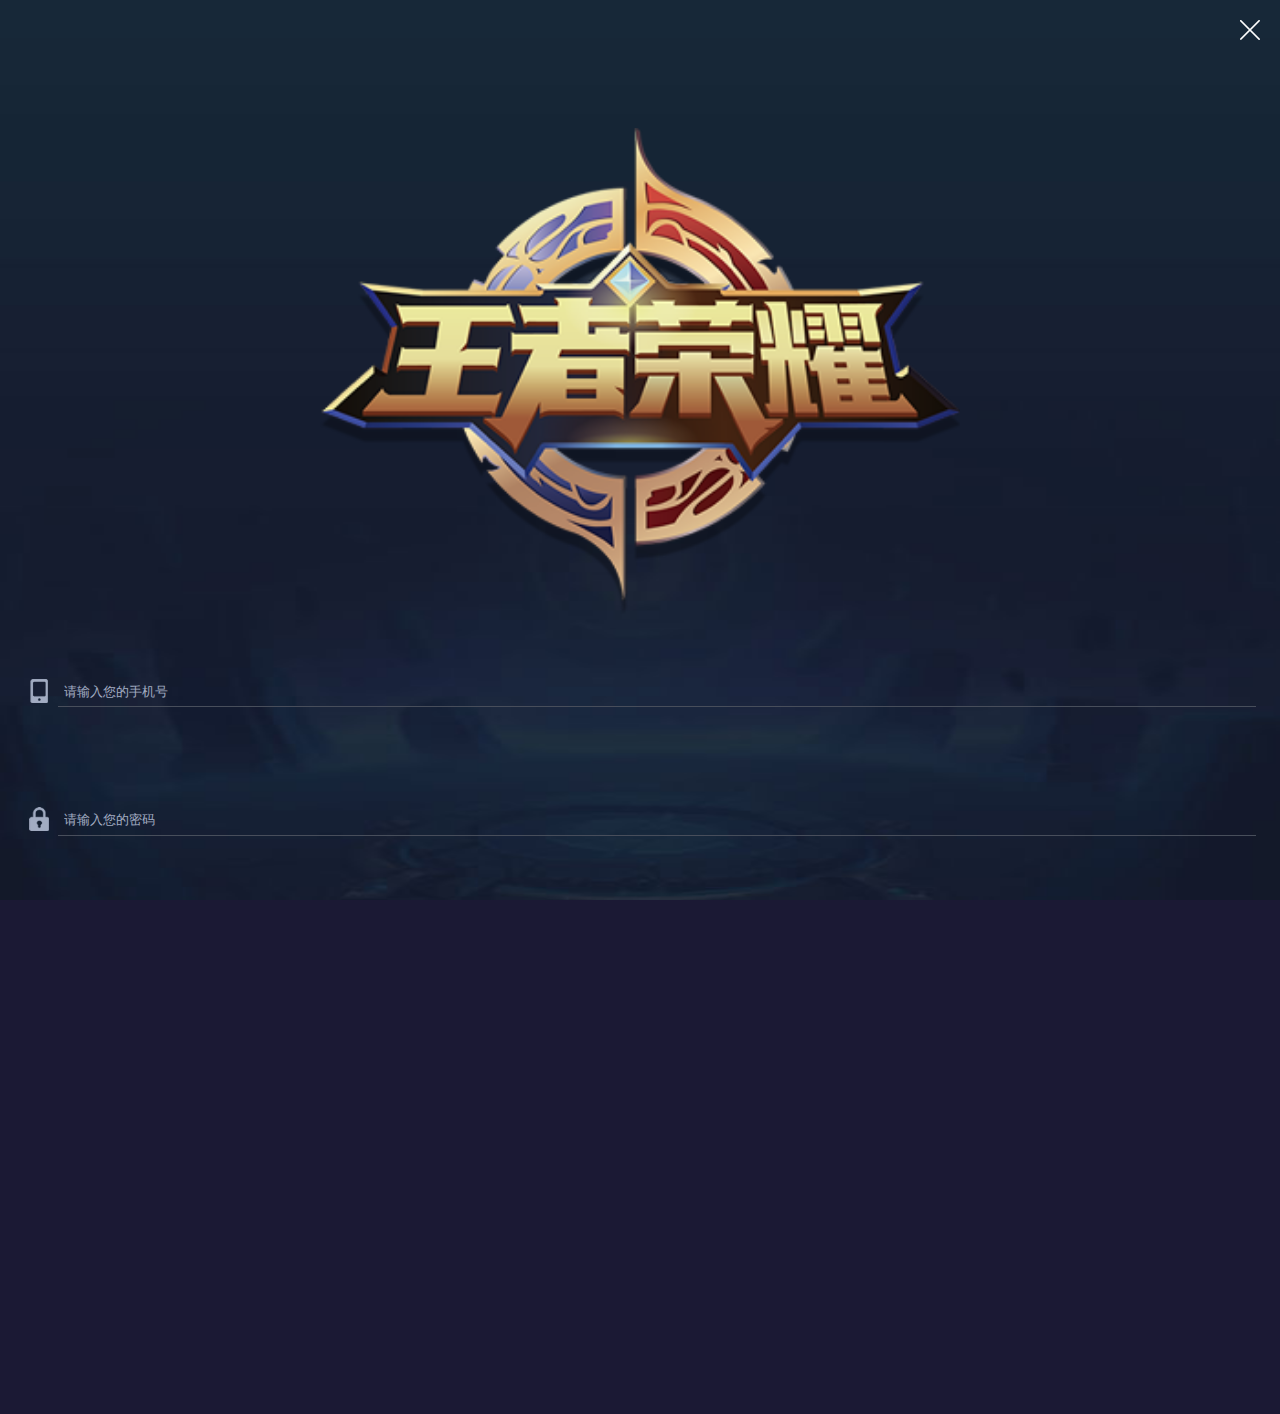
<file: login.html>
<!DOCTYPE html>
<html>
<head lang="zh">
    <meta charset="utf-8">
    <title></title>
    <meta http-equiv="Content-Type" content="text/html; charset=UTF-8">
    <meta http-equiv="X-UA-Compatible" content="IE=edge,chrome=1"> 
    <meta name="viewport" content="width=device-width, initial-scale=1.0, minimum-scale=1.0, maximum-scale=1.0, user-scalable=no">
    <meta name="format-detection" content="telephone=no,email=no"/>
    <!-- <link rel="shortcut icon" href="{HOME_THEME_PATH}images/base/title.png"> -->
    <meta name="applicable-device" content="pc,mobile"/>
    <script src="js/jquery.min.js"></script>
    <script src="js/iscroll.js"></script>
    <script src="js/swiper.min.js"></script>
    <script src="js/fastclick.js"></script>
    <link rel="stylesheet" href="css/base.css">
    <link rel="stylesheet" href="css/login.css">
    <link rel="stylesheet" href="css/swiper.min.css">
    <script src="js/base.js"></script>
    <script type="text/javascript">  
        var verifyTimer = null;
        var verifySecond = 60;
        var nowSecond = 0;
        function returnIndexPage(){
            window.location.href = 'index.html';
        }
        function page_onload(){
            //initPage();
            if($_GET['page'] && $('.'+$_GET['page']+'_box').length > 0){
                $('.'+$_GET['page']+'_box').show();
            }else{
                $('.login_box').show();
            }
            $('.login_reg').on('click',function(){
                $('.view_box').hide();
                $('.regist_box').show();
            });
            $('.login_forget').on('click',function(){
                $('.view_box').hide();
                $('.forget_box').show();
            });
            $('.login_index').on('click',function(){
                returnIndexPage();
            });
            $('.close_btn').on('click',function(){
                returnIndexPage();
            });
            $('.login_submit>span').on('click',function(){
                login();
            });
            $('.regist_submit>span').on('click',function(){
                regist();
            });
            $('.forget_submit>span').on('click',function(){
                forget();
            });
            BindVeriftyBtn();
        }
        function login(){
            var phonenum = $('#login_phonenum').val();
            var verify = $('#login_verify').val();
            var password = $('#login_password').val();
            if(phonenum==''){
                errorMsg('请填写手机号');
                return false;
            }
            if(password==''){
                errorMsg('请填写密码');
                return false;
            }
            //AJAX
            
            //success
            //returnIndexPage();
            
            //error
            //errorMsg(msg);
        }
        function regist(){
            var phonenum = $('#regist_phonenum').val();
            var verify = $('#regist_verify').val();
            var password = $('#regist_password').val();
            if(phonenum==''){
                errorMsg('请填写手机号');
                return false;
            }
            if(verify==''){
                errorMsg('请填写验证码');
                return false;
            }
            if(password==''){
                errorMsg('请填写密码');
                return false;
            }
            //AJAX
            
            //success
            //returnIndexPage();
            
            //error
            //errorMsg(msg);
        }
        function forget(){
            var phonenum = $('#forget_phonenum').val();
            var verify = $('#forget_verify').val();
            var password = $('#forget_password').val();
            if(phonenum==''){
                errorMsg('请填写手机号');
                return false;
            }
            if(verify==''){
                errorMsg('请填写验证码');
                return false;
            }
            if(password==''){
                errorMsg('请填写新密码');
                return false;
            }
            //AJAX
            
            //success
            //returnIndexPage();
            
            //error
            //errorMsg(msg);
        }
        function BindVeriftyBtn(){
            $('.verify_input>b>a').on('click',function(){
                var phonenum = $(this).parent().parent().parent().find('[name="phonenum"]').val();
                if(phonenum==''){
                    errorMsg('请填写手机号');
                    return false;
                }
                //AJAX
                nowSecond = verifySecond;
                errorMsg('发送成功');
                $(this).addClass('unclick');
                $('.verify_input>b>a').unbind('click');
                $('.verify_input>b>a').html('重新发送('+nowSecond+')');    
                verifyTimer = setInterval(function(){
                    nowSecond--;
                    if( nowSecond <= 0 ){
                        $('.verify_input>b>a').removeClass('unclick');
                        $('.verify_input>b>a').html('获取验证码');    
                        BindVeriftyBtn();
                        clearInterval(verifyTimer);
                        verifyTimer = null;
                    }else{
                        $('.verify_input>b>a').html('重新发送('+nowSecond+')');    
                    }
                },1000);
            })
        }
    </script>
</head>
    <body onselectstart="return false;" oncontextmenu="self.event.returnValue=false;">
    <!-- <div class='loadingbox' id='loadingbox'>
        <img src="images/game_logo.png"/>
        <span>LOADING</span>
    </div> -->
    <div class='page_box'>
        <div class='page_bg'>
            <img src="images/login_bg.jpg"/>
        </div>
                
        <div class='page_body'>
            <div class='login_box view_box'>
                <div class='close_btn'>
                    <img src="images/login_close_btn.png"/>
                </div>
                <div class='login_logo'>
                    <img src="images/game_logo.png"/>
                </div>
                <div class='login_content'>
                    <div class='regist_input'>
                        <span>
                            <img src="images/icon_phone.png"/>
                        </span>
                        <b>
                            <input type="number" name="phonenum" id='login_phonenum' placeholder="请输入您的手机号" />
                        </b>
                    </div>
                    <div class='login_input'>
                        <span>
                            <img src="images/icon_lock.png"/>
                        </span>
                        <b>
                            <input type="password" name="password" id='login_password' placeholder="请输入您的密码" />
                        </b>
                    </div>
                </div>
                <div class='login_submit'>
                    <span>登陆</span>
                </div>
                <div class='login_reg'>
                    <span>还没账号？请先注册</span>
                </div>
                <div class='login_other'>
                    <span class='login_index'>随便逛逛</span>
                    <span class='login_forget'>忘记密码</span>
                </div>
                <div class='login_third'>
                    <span><b></b>
                        <a>第三方登陆</a>
                    <b></b></span>
                    <div class='clear'></div>
                    <div class='login_third_op'>
                        <span class='login_wx'>
                            <img src="images/icon_wechat.png"/>
                        </span>
                        <span class='login_qq'>
                            <img src="images/icon_qq.png"/>
                        </span>
                    </div>
                </div>
           </div>
           <div class='regist_box view_box'>
                <div class='close_btn'>
                    <img src="images/login_close_btn.png"/>
                </div>
                <div class='regist_logo'>
                    <img src="images/game_logo.png"/>
                </div>
                <div class='regist_content'>
                    <div class='regist_input'>
                        <span>
                            <img src="images/icon_phone.png"/>
                        </span>
                        <b>
                            <input type="num" name="phonenum" id='regist_phonenum' placeholder="请输入您的手机号" />
                        </b>
                    </div>
                    <div class='regist_input verify_input'>
                        <span>
                            <img src="images/icon_verify.png"/>
                        </span>
                        <b>
                            <input type="text" name="verify" id='regist_verify' placeholder="请输入验证码" />
                            <a>获取验证码</a>
                        </b>
                    </div>
                    <div class='regist_input'>
                        <span>
                            <img src="images/icon_lock.png"/>
                        </span>
                        <b>
                            <input type="password" name="password" id='regist_password' placeholder="请输入您的密码" />
                        </b>
                    </div>
                </div>
                <div class='regist_submit'>
                    <span>注册</span>
                </div>
           </div>

           <div class='forget_box view_box'>
                <div class='close_btn'>
                    <img src="images/login_close_btn.png"/>
                </div>
                <div class='forget_logo'>
                    <img src="images/game_logo.png"/>
                </div>
                <div class='forget_content'>
                    <div class='forget_input'>
                        <span>
                            <img src="images/icon_phone.png"/>
                        </span>
                        <b>
                            <input type="number" name="phonenum" id='forget_phonenum' placeholder="请输入您的手机号" />
                        </b>
                    </div>
                    <div class='forget_input verify_input'>
                        <span>
                            <img src="images/icon_verify.png"/>
                        </span>
                        <b>
                            <input type="text" name="verify" id='forget_verify' placeholder="请输入验证码" />
                            <a>获取验证码</a>
                        </b>
                    </div>
                    <div class='forget_input'>
                        <span>
                            <img src="images/icon_lock.png"/>
                        </span>
                        <b>
                            <input type="password" name="password" id='forget_password' placeholder="请输入新密码" />
                        </b>
                    </div>
                </div>
                <div class='forget_submit'>
                    <span>设置</span>
                </div>
           </div>
        </div>

    </div>
    </body>
</html>
</file>
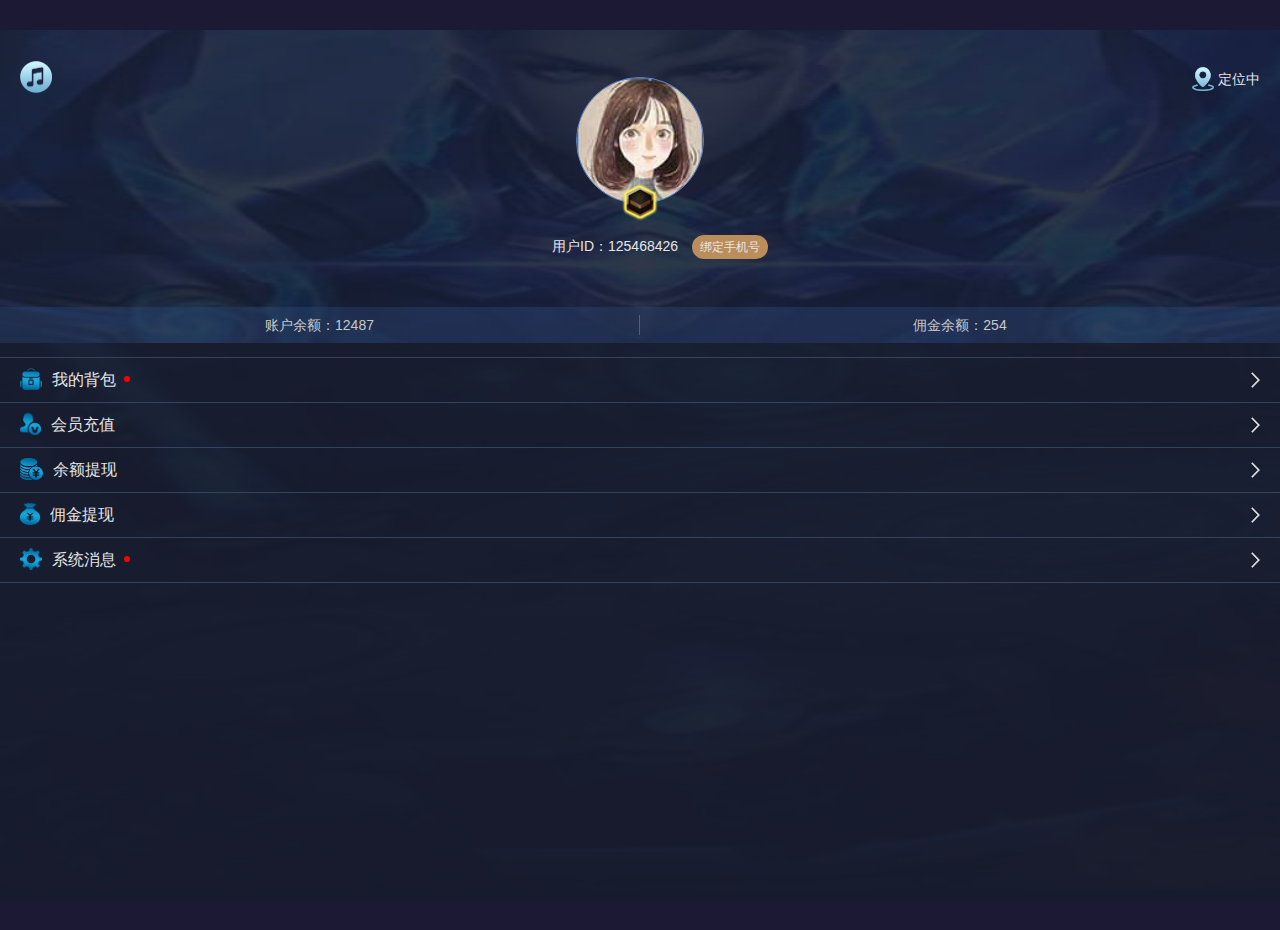
<file: mine.html>
<!DOCTYPE html>
<html>
<head lang="zh">
    <meta charset="utf-8">
    <title></title>
    <meta http-equiv="Content-Type" content="text/html; charset=UTF-8">
    <meta http-equiv="X-UA-Compatible" content="IE=edge,chrome=1"> 
    <meta name="viewport" content="width=device-width, initial-scale=1.0, minimum-scale=1.0, maximum-scale=1.0, user-scalable=no">
    <meta name="format-detection" content="telephone=no,email=no"/>
    <!-- <link rel="shortcut icon" href="{HOME_THEME_PATH}images/base/title.png"> -->
    <meta name="applicable-device" content="pc,mobile"/>
    <!-- 测试 -->
    <META HTTP-EQUIV="pragma" CONTENT="no-cache">    
    <META HTTP-EQUIV="Cache-Control" CONTENT="no-cache, must-revalidate">    
    <META HTTP-EQUIV="expires" CONTENT="0">  

    <script src="js/jquery.min.js"></script>
    <script src="js/iscroll.js"></script>
    <script src="js/swiper.min.js"></script>
    <script src="js/fastclick.js"></script>
    <link rel="stylesheet" href="css/base.css">
    <link rel="stylesheet" href="css/mine.css">
    <link rel="stylesheet" href="css/swiper.min.css">
    <script src="js/base.js"></script>
    <script type="text/javascript">  

        function getCity(){
            $.getScript('http://int.dpool.sina.com.cn/iplookup/iplookup.php?format=js',function(){
              $('.city>span').html(remote_ip_info.city);  
            });
        }
        function showview(view){
            view.fadeIn(100);
        }
        function hideview(view){
            view.fadeOut(100);
            //view.animate({'left':'100%'},50);
        }
        function locationview(viewname,page=''){
            window.parent.navSetOn(viewname);
            var url = page!='' ? viewname + '.html?page='+page : viewname + '.html';
            window.location.href = url;
        }
        function page_onload(){
            //initPage();
            getCity();

            $('.option_box>div').on('click',function(){
                if($(this).attr('view')){
                    var viewname = $(this).attr('view');
                    $(this).find('b').hide();
                    showview($('.'+viewname));
                }
                if($(this).attr('page')){
                    locationview($(this).attr('page'),$(this).attr('op'));
                }
            });

            $('.view_btn').on('click',function(){
                hideview($(this).parent());
            })
            $('.vip_list>span').on('click',function(){
                var _self = $(this);
                $('.vip_list>span').removeClass('on');
                _self.addClass('on');
            }); 
        }
    </script>
</head>
    <body onselectstart="return false;" oncontextmenu="self.event.returnValue=false;">
    <!-- <div class='loadingbox' id='loadingbox'>
        <img src="images/game_logo.png"/>
        <span>LOADING</span>
    </div> -->
<!-- 
    <div class='mine_view bag_view'>
    </div>
    <div class='mine_view vip_view'>
        <div class='vip_list shop_box' id='VIP'>
            <a>以下所有VIP充值有效期为1个月</a>
            <span class='on'>
                 <div class='vip_flag'><img src="images/icon_vipflag_lv1.png"></div>
                 <div class='vip_icon'><img src="images/icon_vip_lv1.png"></div>
                 <span><b>30</b>元/月</span>
                 <a>赠送20元余额</a>
                 <b>集卡率提高5%</b>
            </span>
            <span>
                 <div class='vip_flag'><img src="images/icon_vipflag_lv2.png"></div>
                 <div class='vip_icon'><img src="images/icon_vip_lv2.png"></div>
                 <span><b>50</b>元/月</span>
                 <a>赠送20元余额</a>
                 <b>集卡率提高10%</b>
            </span>
            <span>
                 <div class='vip_flag'><img src="images/icon_vipflag_lv3.png"></div>
                 <div class='vip_icon'><img src="images/icon_vip_lv3.png"></div>
                 <span><b>100</b>元/月</span>
                 <a>赠送20元余额</a>
                 <b>集卡率提高15%</b>
            </span>
            <span>
                 <div class='vip_flag'><img src="images/icon_vipflag_lv4.png"></div>
                 <div class='vip_icon'><img src="images/icon_vip_lv4.png"></div>
                 <span><b>300</b>元/月</span>
                 <a>赠送20元余额</a>
                 <b>集卡率提高25%</b>
            </span>
            <span>
                 <div class='vip_flag'><img src="images/icon_vipflag_lv5.png"></div>
                 <div class='vip_icon'><img src="images/icon_vip_lv5.png"></div>
                 <span><b>500</b>元/月</span>
                 <a>赠送20元余额</a>
                 <b>集卡率提高50%</b>
            </span>
            
            <div class='clear'></div>
        </div>
    </div>
    -->
  <!--   <div class='alert_box cash_view'>
      <div class='alert_body'>
          <div class='alert_title'>
              <span>提现余额</span>
              <div class='alert_close'>
                  <img src="images/alert_close_btn.png"/>
              </div>
  
          </div>
          <div class='alert_content'>
              <span class='view_title'>可提现余额:<a>8174</a></span>
              <input type="number" placeholder="请输入提现金额"/>
              <span class='view_btn charges_submit'>确认提现</span>
              <p class='view_text'>
                  提现说明：<br/>
                  1.提现时间为工作日早上6点至晚上5点<br/>
                  2.提现到账时间以银行实际到账时间<br/>
                  3.提现金额低于50元收取5%手续费<br/>
                  4.提现金额高于100元收取2%手续费<br/>
              </p>
          </div>
      </div>
  </div>
  <div class='alert_box charges_view'>
      <div class='alert_body'>
          <div class='alert_title'>
              <span>提现佣金</span>
              <div class='alert_close'>
                  <img src="images/alert_close_btn.png"/>
              </div>
  
          </div>
          <div class='alert_content'>
              <span class='view_title'>可提现佣金:<a>8174</a></span>
              <input class='form_input' type="number" placeholder="请输入提现金额"/>
              <span class='view_btn charges_submit'>确认提现</span>
              <p class='view_text'>
                  提现说明：<br/>
                  1.提现时间为工作日早上6点至晚上5点<br/>
                  2.提现到账时间以银行实际到账时间<br/>
                  3.提现金额低于50元收取5%手续费<br/>
                  4.提现金额高于100元收取2%手续费<br/>
              </p>
          </div>
      </div>
  </div>
   -->
    <div class='alert_box setting_view'>
        <div class='alert_body'>
            <div class='alert_title'>
                <span>系统消息</span>
                <div class='alert_close'>
                    <img src="images/alert_close_btn.png"/>
                </div>

            </div>
            <div class='alert_content'>
                <span class='setting_li'>
                    系统通知:<a>王者荣耀开放下注!下注即可获得英雄卡!集齐英雄卡有机会赢取大奖!</a>
                </span>
                <span class='setting_li'>
                    活动通知:<a>王者荣耀首次充值满100元赠送100%奖励</a>
                </span>
                <span class='setting_li'>
                    活动通知:<a>王者荣耀首次充值满100元赠送100%奖励</a>
                </span>
                <span class='setting_li'>
                    活动通知:<a>王者荣耀首次充值满100元赠送100%奖励</a>
                </span>
                <span class='setting_li'>
                    活动通知:<a>王者荣耀首次充值满100元赠送100%奖励</a>
                </span>
            </div>
        </div>
    </div>

    <div class='page_box'>
        <div class='page_bg'>
            <img src="images/vip_bg.jpg"/>
        </div>
                
        <div class='page_body'>
            <div class='headarea'>
                <div class='headimgbox'>
                    <img src="images/headimg.jpg" />
                    <span>
                        <img src="images/mine_level_1.png"/>
                    </span>
                </div>
                <div class='userinfo'>
                    <span>用户ID：125468426</span>
                    <a>绑定手机号</a>
                </div>
                <div class='cashbox'>
                    <span>账户余额：12487</span>
                    <span>佣金余额：254</span>
                </div>
                <span class='musicbtn'>
                    <img src="images/mine_icon_music.png"/>
                </span>
                <span class='city'>
                    <img src="images/mine_icon_address.png"/>
                    <span>定位中</span>
                </span>
            </div>
            <div class='option_box'>
                <div page='bag_view'>
                    <img src="images/mine_icon_bag.png"/>
                    <span>我的背包</span>
                    <a><img src="images/option_arror.png"/></a>
                    <b></b>
                </div>
                <div page='shop' op='vip'>
                    <img src="images/mine_icon_vip.png"/>
                    <span>会员充值</span>
                    <a><img src="images/option_arror.png"/></a>
                </div>
                <div page='cash_view'>
                    <img src="images/mine_icon_cash.png"/>
                    <span>余额提现</span>
                    <a><img src="images/option_arror.png"/></a>
                </div>
                <div page='charges_view'>
                    <img src="images/mine_icon_charges.png"/>
                    <span>佣金提现</span>
                    <a><img src="images/option_arror.png"/></a>
                </div>
                <div view='setting_view'>
                    <img src="images/mine_icon_setting.png"/>
                    <span>系统消息</span>
                    <a><img src="images/option_arror.png"/></a>
                    <b></b>
                </div>
            </div>
        </div>


        
    </div>
    </body>
</html>
</file>
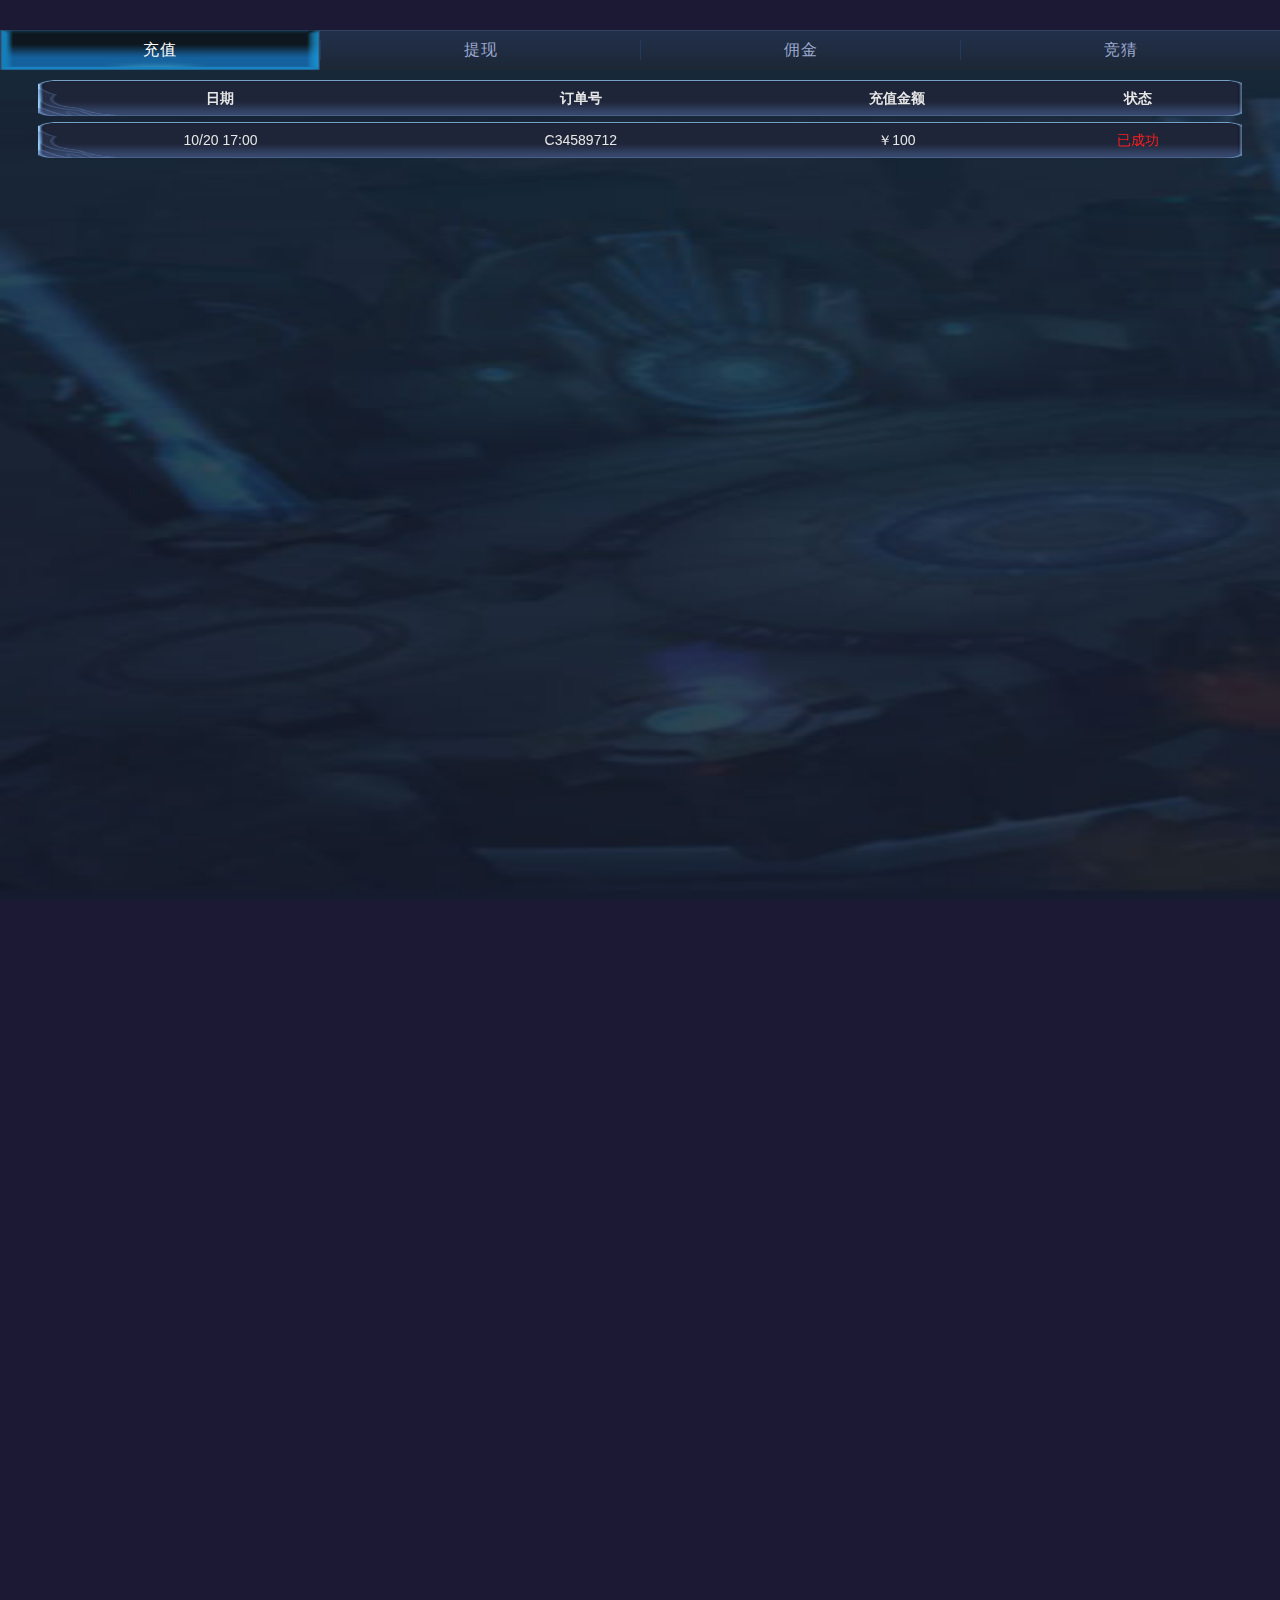
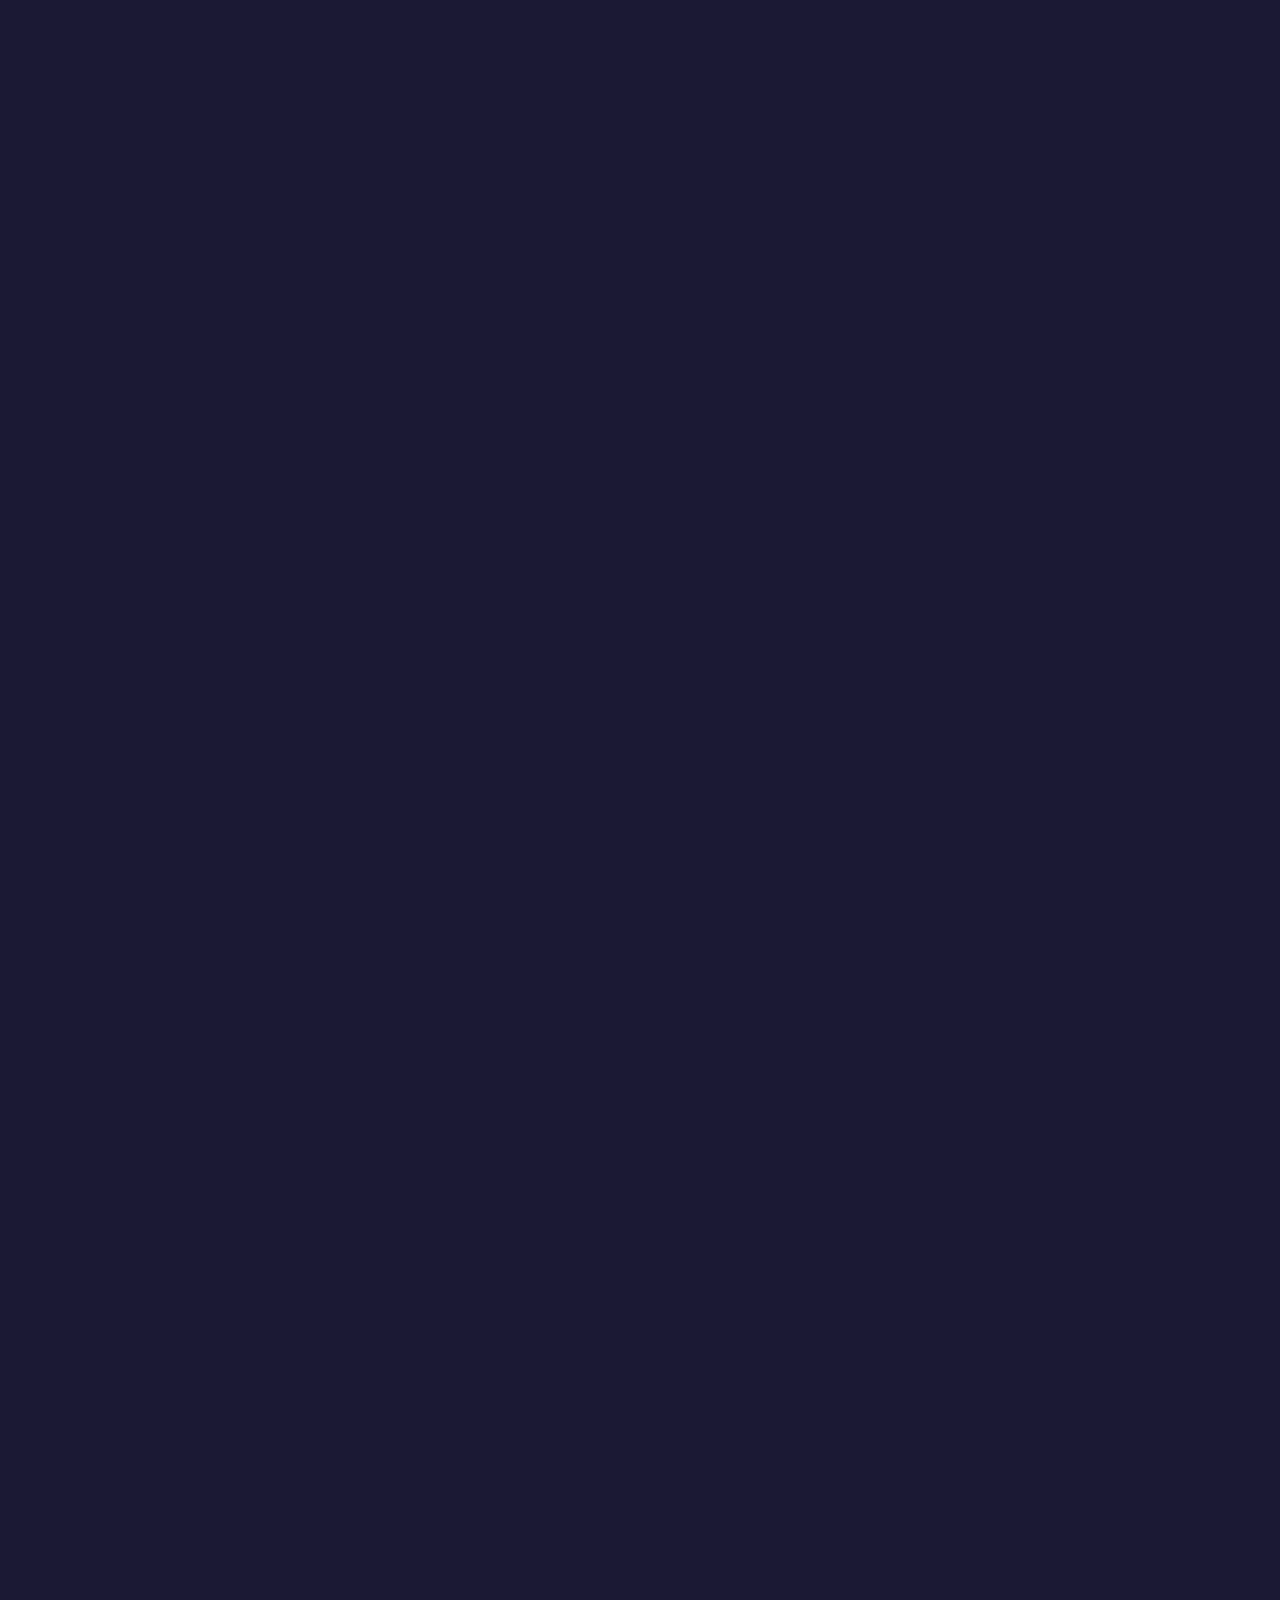
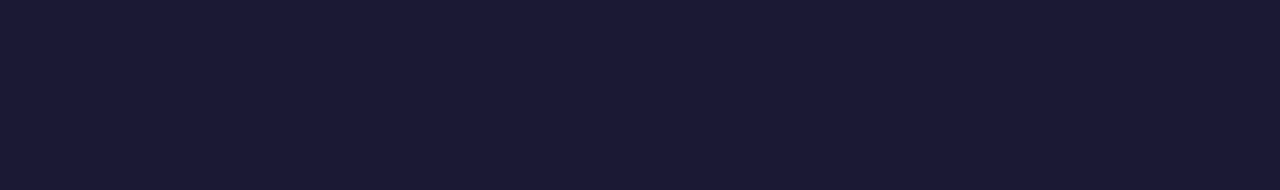
<file: search.html>
<!DOCTYPE html>
<html>
<head lang="zh">
    <meta charset="utf-8">
    <title></title>
    <meta http-equiv="Content-Type" content="text/html; charset=UTF-8">
    <meta http-equiv="X-UA-Compatible" content="IE=edge,chrome=1"> 
    <meta name="viewport" content="width=device-width, initial-scale=1.0, minimum-scale=1.0, maximum-scale=1.0, user-scalable=no">
    <meta name="format-detection" content="telephone=no,email=no"/>
    <!-- <link rel="shortcut icon" href="{HOME_THEME_PATH}images/base/title.png"> -->
    <meta name="applicable-device" content="pc,mobile"/>
    <script src="js/jquery.min.js"></script>
    <script src="js/iscroll.js"></script>
    <script src="js/swiper.min.js"></script>
    <script src="js/fastclick.js"></script>
    <link rel="stylesheet" href="css/base.css">
    <link rel="stylesheet" href="css/search.css">
    <link rel="stylesheet" href="css/swiper.min.css">
    <script src="js/base.js"></script>
    <script type="text/javascript">
        var searchContentiScroll = new Array();
        function page_onload(){
            //initPage();

            $('.search_content>div').each(function(){
                $_thisid = $(this).attr('id');
                var thisIScroll = new IScroll('#'+$_thisid,{
                    mouseWheel:true,
                    scrollbars:false,
                    bounce:false,
                    click:iScrollClick()
                });
                searchContentiScroll.push(thisIScroll);
            });

            //切换栏目按钮事件
            $('.search_nav>span').on('click',function(){
                var _self = $(this);
                if(_self.hasClass('on')){
                    return false;
                }else{
                    $('.search_nav>span').removeClass('on');
                    var show_box = _self.attr('name');
                    $('.search_content>div').removeClass('on');
                    $('#'+show_box).addClass('on');
                    _self.addClass('on');
                    initnumber();
                }
            });
        }
    </script>
</head>
    <body onselectstart="return false;" oncontextmenu="self.event.returnValue=false;">
    <!-- <div class='loadingbox' id='loadingbox'>
        <img src="images/game_logo.png"/>
        <span>LOADING</span>
    </div> -->
    <div class='page_box'>
        <div class='page_bg'>
            <img src="images/vip_bg.jpg"/>
        </div>
        <div class='page_body'>
            <div class='search_nav'>
                <span name='PAY' class='on'>充值</span>
                <span name='CASH'>提现</span>
                <span name='CHARGES'>佣金</span>
                <span name='ORDER'>竞猜</span>
            </div>
            <div class='search_content'>
                <div id='PAY' class='on'>
                    <div>
                        <table>
                            <tr>
                                <th>日期</th>
                                <th>订单号</th>
                                <th>充值金额</th>
                                <th>状态</th>
                            </tr>
                            <tr>
                                <td>10/20 17:00</td>
                                <td>C34589712</td>
                                <td>￥100</td>
                                <td class='red'>已成功</td>
                            </tr>
                        </table>
                    </div>
                </div>
                <div id='CASH' class='on'>
                    <div>
                        <table>
                            <tr>
                                <th>日期</th>
                                <th>订单号</th>
                                <th>充值金额</th>
                                <th>状态</th>
                            </tr>
                            <tr>
                                <td>11/11 13:00</td>
                                <td>K485468484</td>
                                <td>￥800</td>
                                <td class='gray'>失败</td>
                            </tr>
                        </table>
                    </div>
                </div>
                <div id='CHARGES' class='on'>
                    <div>
                        <table>
                            <tr>
                                <th>日期</th>
                                <th>来源用户</th>
                                <th>金额</th>
                                <th>状态</th>
                            </tr>
                            <tr>
                                <td>10/20 17:00</td>
                                <td>Pyxxxx</td>
                                <td>￥10</td>
                                <td>处理中</td>
                            </tr>
                            <tr>
                                <td>10/20 17:00</td>
                                <td>Pyxxxx</td>
                                <td>￥3</td>
                                <td class='red'>已到账</td>
                            </tr>
                        </table>
                    </div>
                </div>
                <div id='ORDER' class='on'>
                    <div>
                        <table>
                            <tr>
                                <th>场次</th>
                                <th>投注金额</th>
                                <th>投注内容</th>
                                <th>状态</th>
                            </tr>
                            <tr>
                                <td>10576845</td>
                                <td>￥100</td>
                                <td>王昭君</td>
                                <td class='red'>盈利</td>
                            </tr>
                            <tr>
                                <td>10576845</td>
                                <td>￥100</td>
                                <td>单号</td>
                                <td class='green'>亏损</td>
                            </tr>
                        </table>
                    </div>
                </div>
            </div>
            

        </div>
    </div>
    </body>
</html>
</file>
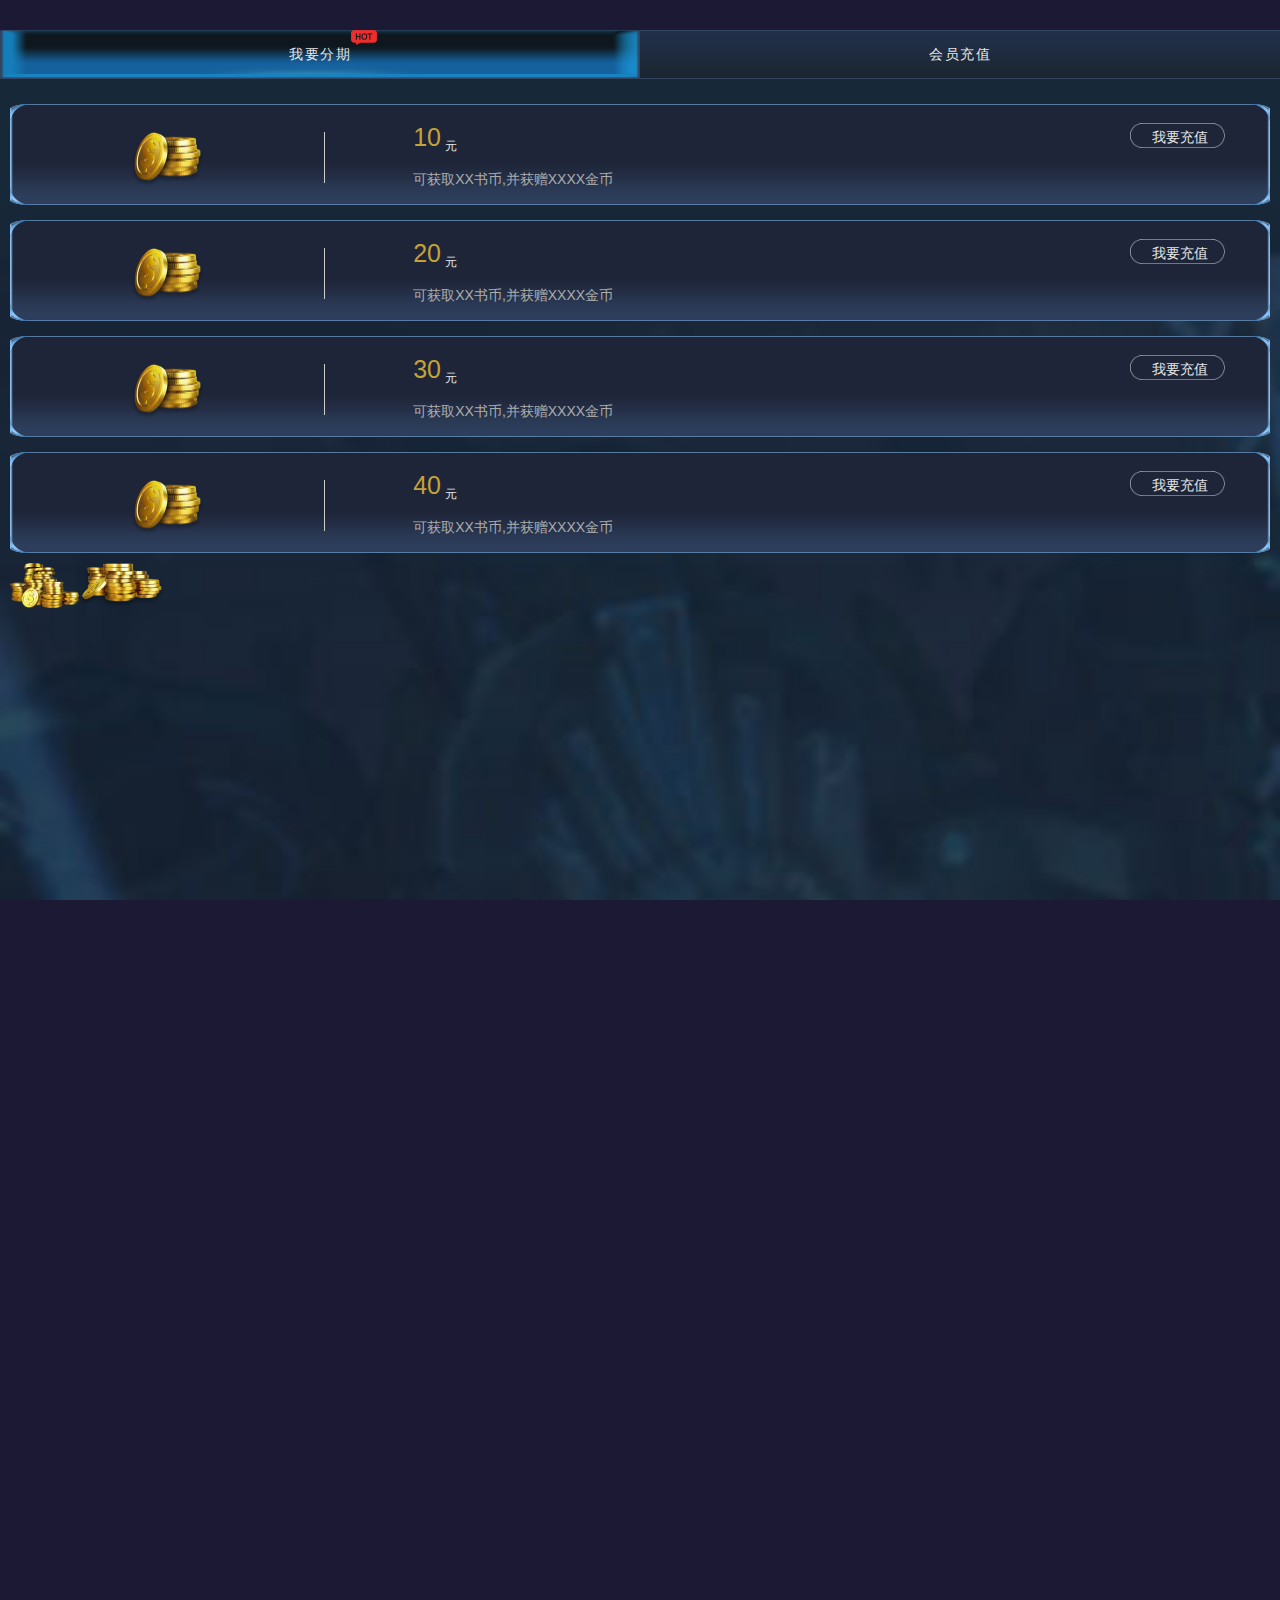
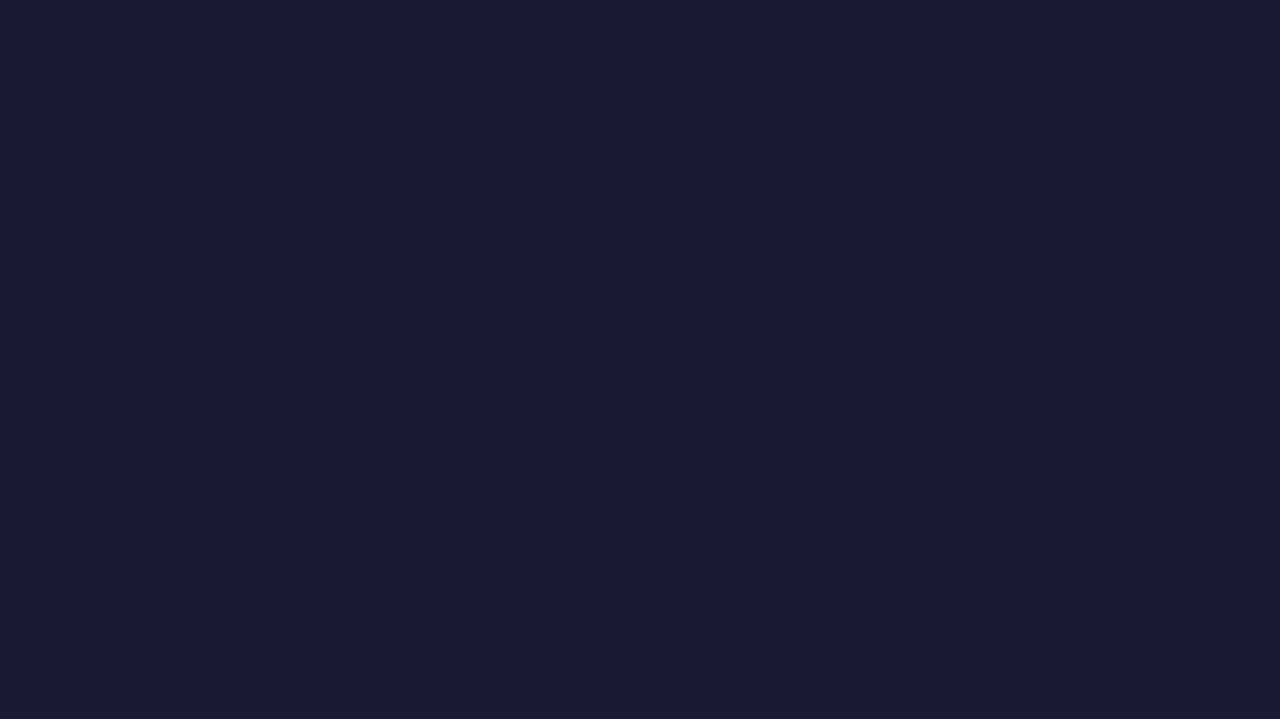
<file: shop.html>
<html>
<head lang="zh">
    <meta charset="utf-8">
    <title></title>
    <meta http-equiv="Content-Type" content="text/html; charset=UTF-8">
    <meta http-equiv="X-UA-Compatible" content="IE=edge,chrome=1">
    <meta name="viewport" content="width=device-width, initial-scale=1.0, minimum-scale=1.0, maximum-scale=1.0, user-scalable=no">
    <meta name="format-detection" content="telephone=no,email=no"/>
    <!-- <link rel="shortcut icon" href="{HOME_THEME_PATH}images/base/title.png"> -->
    <meta name="applicable-device" content="pc,mobile"/>
    <script src="js/jquery.min.js"></script>
    <script src="js/iscroll.js"></script>
    <script src="js/swiper.min.js"></script>
    <script src="js/fastclick.js"></script>
    <link rel="stylesheet" href="css/base.css">
    <link rel="stylesheet" href="css/shop.css">
    <link rel="stylesheet" href="css/swiper.min.css">
    <script src="js/base.js"></script>
    <script type="text/javascript">
        var pageIScroll = '';
        function page_onload(){
            //initPage();

            if($_GET['page'] && $('.'+$_GET['page']+'_list').length > 0){
                $('.'+$_GET['page']+'_list').addClass('shop_box_on');
                $('.optionbox').find('[name="'+$_GET['page']+'"]').addClass('on');
            }else{
                $('.stage_list').addClass('shop_box_on');
                $('.optionbox').find('[name="stage"]').addClass('on');
            }

            pageIScroll = new IScroll('.page_content',{
                mouseWheel:true,
                scrollbars:false,
                bounce:false,
                click:iScrollClick()
            });
            $('.optionbox>span').on('click',function(){
                var _self = $(this);
                var boxid = _self.attr('name');
                if(_self.hasClass('on')){
                    return false;
                }else{
                   $('.optionbox>span').removeClass('on');
                    _self.addClass('on');
                    $('.shop_box').hide();
                    $('.shop_box').removeClass('shop_box_on');
                    $('#'+boxid).show();
                    $('#'+boxid).addClass('shop_box_on');
                    pageIScroll.refresh()
                }
            });
            $('.vip_list>span').on('click',function(){
                var _self = $(this);
                $('.vip_list>span').removeClass('on');
                _self.addClass('on');
            });
        }
    </script>
</head>
    <body onselectstart="return false;" oncontextmenu="self.event.returnValue=false;">
    <!-- <div class='loadingbox' id='loadingbox'>
        <img src="images/game_logo.png"/>
        <span>LOADING</span>
    </div> -->
    <div class='page_box'>
        <div class='page_bg'>
            <img src="images/vip_bg.jpg"/>
        </div>
        <div class='page_body'>
            <div class='optionbox'><!--
                <span name='coin'>金币充值</span> -->

                <span name='stage'>我要分期
                    <i class="state_i"></i>
                </span>
                <span name='vip'>会员充值</span>
            </div>
            <div class='page_content'>
                <div class='pay_box'>
                    <div class='pay_bg'>
                        <img src="images/vip_bg.jpg"/>
                    </div>
<!-- state开始 -->
                    <div class='stage_list shop_box' id='stage'>
                        <div class="stage_box">
                            <img src="images/bian_01.png" alt="">
                            <img src="images/bian_02.png" alt="">
                            <img src="images/bian_03.png" alt="">
                            <img src="images/bian_04.png" alt="">
                            <div class='coin_icon_box'>
                                <img src="images/money_01.png" alt="">
                            </div>
                            <div class='content_box'>
                                <span>10</span>
                                <sub>元</sub>
                                <a>我要充值</a>
                                <p>可获取XX书币,并获赠XXXX金币</p>
                            </div>
                        </div>
                        <div class="stage_box">
                            <img src="images/bian_01.png" alt="">
                            <img src="images/bian_02.png" alt="">
                            <img src="images/bian_03.png" alt="">
                            <img src="images/bian_04.png" alt="">
                            <div class='coin_icon_box'>
                                <img src="images/money_01.png" alt="">
                            </div>
                            <div class='content_box'>
                                <span>20</span>
                                <sub>元</sub>
                                <a>我要充值</a>
                                <p>可获取XX书币,并获赠XXXX金币</p>
                            </div>
                        </div>
                        <div class="stage_box">
                            <img src="images/bian_01.png" alt="">
                            <img src="images/bian_02.png" alt="">
                            <img src="images/bian_03.png" alt="">
                            <img src="images/bian_04.png" alt="">
                            <div class='coin_icon_box'>
                                <img src="images/money_01.png" alt="">
                            </div>
                            <div class='content_box'>
                                <span>30</span>
                                <sub>元</sub>
                                <a>我要充值</a>
                                <p>可获取XX书币,并获赠XXXX金币</p>
                            </div>
                        </div>
                        <div class="stage_box">
                            <img src="images/bian_01.png" alt="">
                            <img src="images/bian_02.png" alt="">
                            <img src="images/bian_03.png" alt="">
                            <img src="images/bian_04.png" alt="">
                            <div class='coin_icon_box'>
                                <img src="images/money_01.png" alt="">
                            </div>
                            <div class='content_box'>
                                <span>40</span>
                                <sub>元</sub>
                                <a>我要充值</a>
                                <p>可获取XX书币,并获赠XXXX金币</p>
                            </div>
                        </div>
                    <div class="state_moeny">
                        <img src="images/money_05.png" alt="">
                        <img src="images/money_06.png" alt="">
                    </div>
                    </div>
<!-- state结束 -->
                    <div class='vip_list shop_box' id='vip'>
                        <a>以下所有VIP充值有效期为1个月</a>
                        <span class='on'>
                             <div class='vip_flag'><img src="images/icon_vipflag_lv1.png"></div>
                             <div class='vip_icon'><img src="images/icon_vip_lv1.png"></div>
                             <span><b>30</b>元/月</span>
                             <a>赠送20元余额</a>
                             <b>集卡率提高5%</b>
                        </span>
                        <span>
                             <div class='vip_flag'><img src="images/icon_vipflag_lv2.png"></div>
                             <div class='vip_icon'><img src="images/icon_vip_lv2.png"></div>
                             <span><b>50</b>元/月</span>
                             <a>赠送20元余额</a>
                             <b>集卡率提高10%</b>
                        </span>
                        <span>
                             <div class='vip_flag'><img src="images/icon_vipflag_lv3.png"></div>
                             <div class='vip_icon'><img src="images/icon_vip_lv3.png"></div>
                             <span><b>100</b>元/月</span>
                             <a>赠送20元余额</a>
                             <b>集卡率提高15%</b>
                        </span>
                        <span>
                             <div class='vip_flag'><img src="images/icon_vipflag_lv4.png"></div>
                             <div class='vip_icon'><img src="images/icon_vip_lv4.png"></div>
                             <span><b>300</b>元/月</span>
                             <a>赠送20元余额</a>
                             <b>集卡率提高25%</b>
                        </span>
                        <span>
                             <div class='vip_flag'><img src="images/icon_vipflag_lv5.png"></div>
                             <div class='vip_icon'><img src="images/icon_vip_lv5.png"></div>
                             <span><b>500</b>元/月</span>
                             <a>赠送20元余额</a>
                             <b>集卡率提高50%</b>
                        </span>

                        <div class='clear'></div>
                    </div>
                </div>
            </div>
        </div>
    </div>
    </body>
</html>
</file>
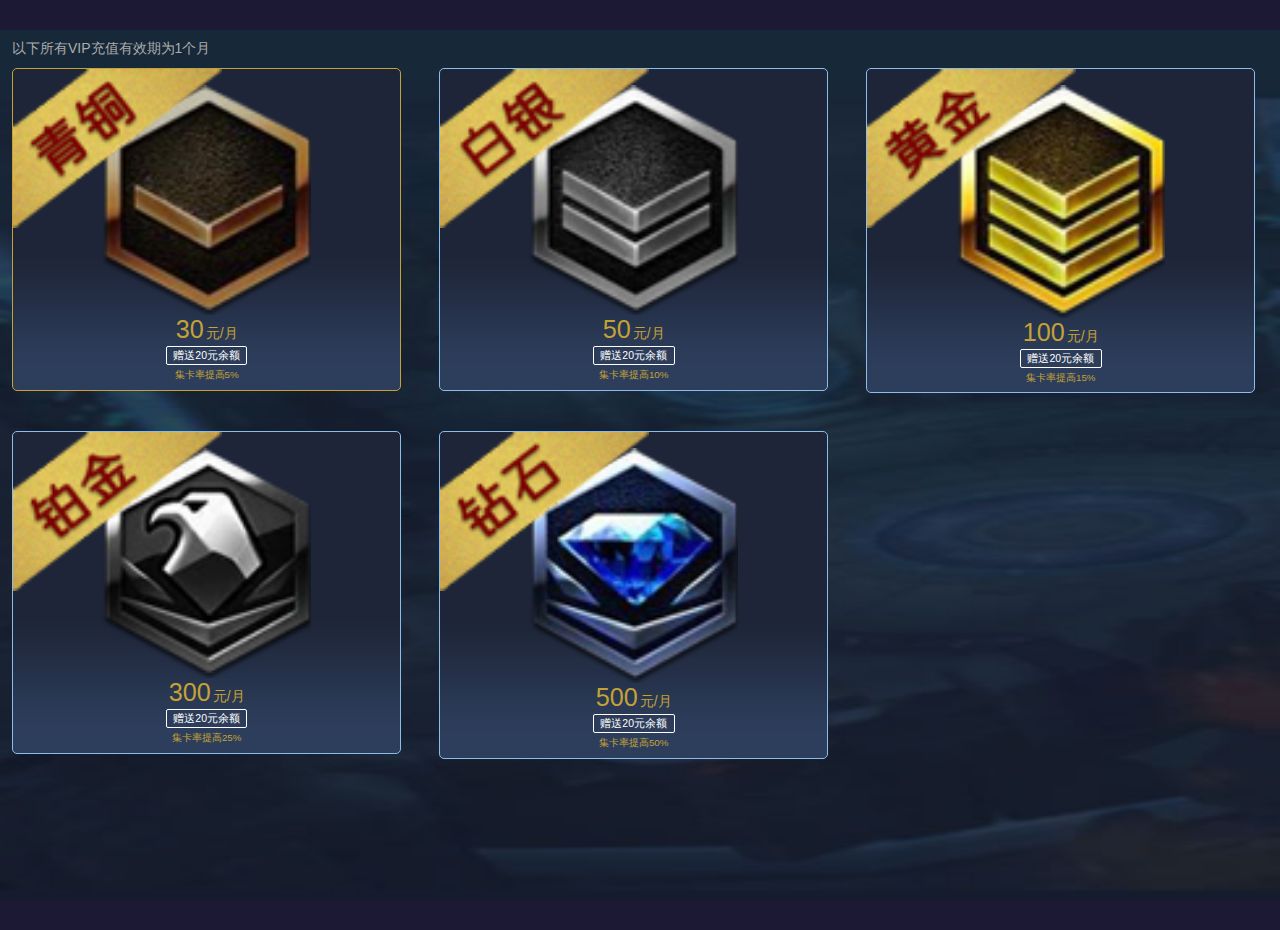
<file: vip_view.html>
<!DOCTYPE html>
<html>
<head lang="zh">
    <meta charset="utf-8">
    <title></title>
    <meta http-equiv="Content-Type" content="text/html; charset=UTF-8">
    <meta http-equiv="X-UA-Compatible" content="IE=edge,chrome=1"> 
    <meta name="viewport" content="width=device-width, initial-scale=1.0, minimum-scale=1.0, maximum-scale=1.0, user-scalable=no">
    <meta name="format-detection" content="telephone=no,email=no"/>
    <!-- <link rel="shortcut icon" href="{HOME_THEME_PATH}images/base/title.png"> -->
    <meta name="applicable-device" content="pc,mobile"/>
    <script src="js/jquery.min.js"></script>
    <script src="js/iscroll.js"></script>
    <script src="js/swiper.min.js"></script>
    <script src="js/fastclick.js"></script>
    <link rel="stylesheet" href="css/base.css">
    <link rel="stylesheet" href="css/vip.css">
    <link rel="stylesheet" href="css/swiper.min.css">
    <script src="js/base.js"></script>
    <script type="text/javascript">  
        function page_onload(){
            //initPage();

            $('.vip_list>span').on('click',function(){
                var _self = $(this);
                $('.vip_list>span').removeClass('on');
                _self.addClass('on');
            }); 
        }
    </script>
</head>
    <body onselectstart="return false;" oncontextmenu="self.event.returnValue=false;">
    <!-- <div class='loadingbox' id='loadingbox'>
        <img src="images/game_logo.png"/>
        <span>LOADING</span>
    </div> -->
    <div class='page_box'>
        <div class='page_bg'>
            <img src="images/vip_bg.jpg"/>
        </div>
        <div class='page_body'>
            <div class='vip_list shop_box' id='VIP'>
                <a>以下所有VIP充值有效期为1个月</a>
                <span class='on'>
                     <div class='vip_flag'><img src="images/icon_vipflag_lv1.png"></div>
                     <div class='vip_icon'><img src="images/icon_vip_lv1.png"></div>
                     <span><b>30</b>元/月</span>
                     <a>赠送20元余额</a>
                     <b>集卡率提高5%</b>
                </span>
                <span>
                     <div class='vip_flag'><img src="images/icon_vipflag_lv2.png"></div>
                     <div class='vip_icon'><img src="images/icon_vip_lv2.png"></div>
                     <span><b>50</b>元/月</span>
                     <a>赠送20元余额</a>
                     <b>集卡率提高10%</b>
                </span>
                <span>
                     <div class='vip_flag'><img src="images/icon_vipflag_lv3.png"></div>
                     <div class='vip_icon'><img src="images/icon_vip_lv3.png"></div>
                     <span><b>100</b>元/月</span>
                     <a>赠送20元余额</a>
                     <b>集卡率提高15%</b>
                </span>
                <span>
                     <div class='vip_flag'><img src="images/icon_vipflag_lv4.png"></div>
                     <div class='vip_icon'><img src="images/icon_vip_lv4.png"></div>
                     <span><b>300</b>元/月</span>
                     <a>赠送20元余额</a>
                     <b>集卡率提高25%</b>
                </span>
                <span>
                     <div class='vip_flag'><img src="images/icon_vipflag_lv5.png"></div>
                     <div class='vip_icon'><img src="images/icon_vip_lv5.png"></div>
                     <span><b>500</b>元/月</span>
                     <a>赠送20元余额</a>
                     <b>集卡率提高50%</b>
                </span>
                
                <div class='clear'></div>
            </div>
        </div>
    

    </div>
    </body>
</html>
</file>
<file: css/base.css>
*{
	padding: 0;
	margin: 0;
}
@font-face{/* 
	font-family: TTRuiHeiJ;
	src: url('TTRuiHeiJ-W1.ttf'); */
	font-weight: bold;
}
@font-face{
	font-family: num;
	src: url('num.ttf');
	font-weight: bold;
}
html,body{
	position: absolute;
	margin: 0;
	top: 0px;
	left: 0px;
	width: 100%;
	height: 100%;
	overflow: hidden;
	font-size: 14px;
	color: rgb(230,230,230);
	font-family: TTRuiHeiJ,arial,sans-serif,"Helvetica Neue","PingFang SC","Hiragino Sans GB","Microsoft YaHei";
	background: rgb(27,25,52);
}
img{
	display: block;
}
.indexiframe{
	position: absolute;
	width: 100%;
	height: 100%;
	border: 0;
}
.clear{
	clear: both;
}
.none{
	display: none;
}
.gray{
	color: rgb(150,150,150);
}
.red{
	color: rgb(255,30,30);
}
.green{
	color: rgb(30,200,30);
}
.loadingbox{
	position: fixed;
	z-index: 9999;
	width: 100%;
	height: 100%;
	text-align: center;
	opacity: 1;
	background: rgb(19,26,51);
}
.loadingbox>img{
	position: absolute;
	width: 80%;
	bottom: 44%;
	left: 10%;
}
.loadingbox>span{
	position: absolute;
	width: 80%;
	bottom: 30%;
	left: 10%;
	letter-spacing: .8rem;
	font-size: 1.5rem;
}
.btn_y{
	text-align: center;
	background: url('../images/btn_yellow.png');
	background-size: 100% 100%;
}
.btn_b{
	text-align: center;
	background: url('../images/btn_blue.png');
	background-size: 100% 100%;
}
.error_box{
	display: none;
	z-index: 999;
	position: absolute;
	margin-bottom: 60px;
	width: 80%;
	bottom: 20%;
	left: 10%;
	text-align: center;
}
.error_box>span{
	border-radius: 3px;
	padding: 10px 20px;
	background: rgba(0,0,0,0.8);
	color: rgba(255,255,255,1);
}
.page_body{
	width: 100%;
	height: 100%;
}
.page_bg,.page_body{
	display: block;
	position: absolute;
	top: 30px;
	box-sizing: border-box;
	padding-bottom: 30px;
	left: 0px;
	width: 100%;
	height: 100%;
}
.page_content{
	position: relative;
	padding-bottom: 110px;
}
.page_bg>img{
	width: 100%;
	height: 100%;
}


/* nav */
.nav{
	position: absolute;
    z-index: 199;
	bottom: 0px;
	height: 60px;
	width: 100%;
	background: url('../images/nav_bg.jpg');
	background-size: 100% 100%;
}
.nav_li{
	display: block;
	float: left;
	text-align: center;
	width: 20%;
	padding-top: 8px;
}
.nav_icon{
	display: block;
	position: relative;
	width: 28px;
	margin: 0 auto; 
}
.nav_icon>img{
	width: 100%;
}
.nav_li>span{
	font-weight: 280;
	font-size: 12px;
	line-height: 20px;
	color: #cbf5ff;
	-webkit-background-clip: text;
    -webkit-text-fill-color: transparent;
	background-image: -webkit-gradient(linear,0 50%,0 bottom, from(rgba(203, 245, 255, 1)), to(rgba(70, 115, 144, 1)));
}
.nav>.on>span{
	color: #e6d290;
	-webkit-background-clip: text;
    -webkit-text-fill-color: transparent;
	background-image: -webkit-gradient(linear,0 50%,0 bottom, from(rgba(250, 242, 196, 1)), to(rgba(215, 186, 107, 1)));
}
.msg_box{
	background: #091223;
	position: absolute;
	height: 30px;
	width: 100%;
	line-height: 30px;
	z-index: 99;
}
.msg_box>a{
	position: absolute;
	left: 0;
	top: 0;
	height: 30px;
	display: inline-block;
}
.msg_box>a>img{
	position: relative;
	height: 60%;
	top: 20%;
	left: 10px;
}
.msg_box>span{
	position: absolute;
	display: inline-block;
	width: 100%;    
	top: 0px;
    left: 0px;
    height: 30px;
	line-height: 30px;
	box-sizing: border-box;
	margin-left: 36px;
	padding-right: 36px;
	overflow: hidden;
}
.msg_box>span>a{
	position: absolute;
	display: block;
	line-height: 30px;
	height: 30px;
	white-space: nowrap;
	left: 100%;
    top: 0;
}


.alert_box{
	display: none;
	justify-content:center;
    align-items:center;
	background: rgba(0,0,0,0.6);
	position: absolute;
	width: 100%;
	height: 100%;
	z-index: 9999;
}
.alert_body{
	position: absolute;
	width: 88%;
	left: 6%;
	top: 15%;
	margin: 0 auto;
	background: #111924;
	border: 1px solid #3ba3c8;
	border-radius: 2px;
	/* max-height: 70%;
	min-height: 50%; */
	height: 60%;
	overflow: hidden;
}
.alert_title{
	position: fixed;
	width: 88%;
	left: 6%;
	top: 15%;
	border: 1px solid #3ba3c8;
	border-bottom: 0px;
	text-align: center;
	line-height: 40px;/* 
	width: 100%; */
	height: 40px;
	background: url('../images/alert_title_bg.jpg');
	background-size: 100% 100%;
	font-size: 1.2rem;
	z-index: 99;
}
.alert_close{
	position: absolute;
	top: 0;
	right: 0;
	width: 20%;
	height: 100%;
	background: url('../images/alert_close_bg.png');
	background-size: 100% 100%;
	text-align: right;
}
.alert_close>img{    
	position: relative;
    display: block;
    height: 50%;
    margin: 0 auto;
    line-height: 0px;
    top: 20%;
    left: 15%;
}
.alert_content{
	position: relative;
	width: 100%;
	box-sizing: border-box;
	padding-left: 12px;
	padding-right: 12px;
	padding-bottom: 10px;
	padding-top: 40px;
	height: 100%;
	overflow: hidden;
}
.alert_scroll{
	position: relative;
	width: 100%;
	padding-bottom: 50px;
}
.chest_open_view{
	display: none;
	position: absolute;
	width: 100%;
	height: 100%;
	background: rgba(0,0,0,0.6);
	z-index: 999;
}
.chest_open_text{
    position: absolute;
    width: 60%;
    left: 20%;
    top: 60%;
    font-size: 18px;
    text-align: center;
}
.chest_open_img{
    position: absolute;
    width: 70%;
    top: 18%;
    left: 14%;
}
.chest_open_img>img{
	width: 100%;
}
.chest_open_view .view_close{
    position: absolute;
    top: 18%;
    right: 12%;
    width: 12%;
}
.chest_open_view .view_close>img{
	width: 100%;
}
.chest_open_view .btn_y{
    position: absolute;
    width: 84px;
    top: 70%;
    left: 50%;
    margin-left: -42px;
    padding: 10px 0;

}
@media screen and (max-height: 560px){
	.nav{
    	height: 38px;
	}
	.page_content{
		padding-bottom: 88px;
	}
	.nav_li>span{
		font-weight: bold;
		font-size: 14px;
	}
	.nav_icon{
		display: none;
	}
}
</file>
<file: css/bag.css>
.page_body>.bag_body{
    padding-bottom: 80px;
}
.bag_body{
    display: block;
    position: relative;
    top: 0px;
    left: 0;
    width: 100%;
    box-sizing: border-box;
    padding-left: 10px;
    padding-right: 10px;
    padding-top: 10px;
}
.person{
    width:100%;
    overflow:hidden;
    position: relative;
    z-index:10;
    left:0;
    right:0;
    margin:auto;
    margin-top:10px;
}
.person ul{
    width:100%;
    overflow:hidden;
    box-sizing: border-box;
    list-style: none;
}
.person ul li{
    width:30%;
    height:auto;
    margin-bottom:14px;
    position:relative;
    margin-right:5%;
    float:left;
}
.person ul li img{
    width:100%;
}
.person ul li .person-top{
    width:100%;
    height:auto;
    position:absolute;
    left:0;
    top:0;
    bottom:0;
    right:0;
    margin:auto;
    overflow: hidden;
}
.person ul li:nth-child(3){
    margin-right: 0px;
}
.person ul li:nth-child(6){
    margin-right: 0px;
}
.person ul li:nth-child(9){
    margin-right: 0px;
}
.person ul li:nth-child(12){
    margin-right: 0px;
}
.person ul li .person-top img{
    width:94%;
    height:94%;
    position:absolute;
    left:0;
    top:4px;
    left:0;
    right: 0;
    margin:auto;
}
.line{
    width:50%;
    height:1%;
    position:absolute;
    left:0;
    right:0;
    bottom: 2.5%;
    margin:auto;
    border-radius:2%;
    background: -webkit-radial-gradient(circle, rgba(255,255,255,.7), rgba(73,150,160,.5),rgba(0,0,0,.5));
    background: -o-radial-gradient(circle, rgba(255,255,255,.7), rgba(73,150,160,.5),rgba(0,0,0,.5));
    background: -moz-radial-gradient(circle, rgba(255,255,255,.7), rgba(73,150,160,.5),rgba(0,0,0,.5));
    background: radial-gradient(circle, rgba(255,255,255,.7), rgba(73,150,160,.5),rgba(0,0,0,.5));
    z-index: -1;
}
.collect-all{
    width:100%;
    line-height:14px;
    color:#fff;
    font-size: 14px;
    text-align: center;
    position:absolute;
    left:0;
    top:20%;
}
.hero{
    width:100%;
    text-align: center;
    position:absolute;
    left:0;
    top:35%;
}
.hero-main{
    width:70%;
    height:100%;
    margin:0 auto;
}
.click-all{
    display:block;
    width:100%;
    height:15%;
    position:absolute;
    left:0;
    top:65%;
}
.click{
    width:70%;
    height:100%;
    background:rgb(18,49,70);
    border-top-left-radius: 30px;
    border-top-right-radius:30px;
    border-bottom-left-radius:30px;
    border-bottom-right-radius:30px;
    border:1px solid #4996a0;
    margin:0 auto;
    font-size: 9px;
    color:#fff;
    text-align:center;
    line-height:17px;
    margin:0 auto;
    margin-top:2px;
    text-decoration: none;
}
.name-bg{
    width:94%;
    height:17px;
    background:rgba(52,93,121,0.63);
    position:absolute;
    left:0;
    bottom:8%;
    margin-left:3%;
    z-index: 2;
    font-size:15px;
    color:#fff955;
    text-align: center;
    font-weight:600;
    line-height:17px;
}

.person ul li .person-top1{
    width:96%;
    height:auto;
    position:absolute;
    left:0;
    top:0;
    bottom:0;
    right:0;
    margin:auto;
    overflow: hidden;
}

.shade{
    display: block;
    position: absolute;
    top:0;
    left: 0;
    right: 0;
    bottom: 0;
    margin:auto;
    width:94%;
    height:94%;
    background:rgba(0,0,0,0.5);
    z-index:2;
    border-radius: 8px;
    border:1px solid #4996a0;
    box-sizing: border-box;
}

.person-top>img{
     -webkit-filter: grayscale(100%);
     -moz-filter: grayscale(100%);
     -o-filter: grayscale(100%);
     filter: grayscale(100%);
     filter: gray;
 }
.person-top>div{
    display: none;
}
.selected>.person-top>img{
    filter: none;
}
.on>.person-top>img{
    filter: none;
}
.on>.person-top>div{
    display: block;
}
.on>.shade{
    display: none;
}

.shade-title{
    width:100%;
    height:30%;
    margin-top:28%;
}
.lock-main{
    width:30%;
    height:100%;
    margin:0 auto;
}
.shade-title p{
    width:100%;
    height:30%;
    font-size:15px;
    color:#c4e7ff;
    text-align: center;
    margin-top:10%;
}
</file>
<file: css/imageflow.css>
.imageflow img{ -webkit-box-shadow: 0px 0px 2px 0px hsla(0,0%,0%,0.1); box-shadow: 0px 0px 2px 0px hsla(0,0%,0%,0.1); }
.imageflow{
	/* overflow:hidden;  */
	position:relative; 
	text-align:left; 
	visibility:hidden; 
	margin:0 auto;
	position:absolute;
	top: 0px;
	left:0px;
	width:100%; 
	height: 100%;
}
.imageflow img{border:none; position:absolute; top:0px; visibility:hidden; -ms-interpolation-mode:bicubic}
.imageflow p{margin:0 auto; text-align:center}
.imageflow .loading{border:1px solid #ccc; height:15px; left:50%; margin-left:-106px; padding:5px; position:relative; visibility:visible; width:200px}
.imageflow .loading_bar{background:#ccc; height:15px; visibility:visible; width:1%}
.imageflow .caption{font-weight:bold; position:relative; text-align:center; z-index:10000}
.imageflow .scrollbar{border-bottom:1px solid #b3b3b3; position:relative; visibility:hidden; z-index:10001; height:1px}
.imageflow .images{overflow:hidden; white-space:nowrap}
.imageflow .button{cursor:pointer; height:17px; position:relative; width:17px}
</file>
<file: css/cash.css>
.cash_box{
	width: 100%;
	box-sizing: border-box;
	padding: 0 14px;
}
.input_box{
	display: block;
	width: 100%;
	margin-top: 12px;
	line-height: 30px;
	clear: both;
}
.input_box>span{
	display: block;
	width: 30%;
	text-align: right;
	float: left;
}
.input_box>a{
	color: #e9d36b;
}
.input_box>b{
	position: relative;
	left: 30%;
	font-size: 12px;
}
.input_box>input{
	box-sizing: border-box;
	height: 30px;
	padding-left: 10px;
	border: 1px solid #47749d;
	background: none; 
	width: 66%;
	color: white;
}
.input_box>input::-webkit-input-placeholder{
    color: rgb(162,172,194);
}
.cash_btn{
	padding-top: 20px;
	width: 100%;
}
.cash_btn>span{
	display: inline-block;
	color: white;
	line-height: 36px;
	width: 40%;
	margin-left:5%;
	margin-right:0%;
	text-align: center;
	border-radius: 20px;
	background: #44567e;
	border:1px solid #44567e;
}
.cash_btn>span:last-child{
	float: right;
	margin-left:0%;
	margin-right:5%;
	background: #20273a;
	border:1px solid #44567e;
}
.verify_input>input{
	width: 36%;
}
.verify_input>a{
	display: inline-block;
	text-align: center;
	width: 30%;
	height: 30px;
	border-radius: 15px;
	/* color: rgb(162,172,194); */
	color: rgb(220,220,220);
	background: #44567e;
}
.nomargin{
	margin:0;
}
.unclick{
	background: #444444 !important;
	color: rgb(162,162,162) !important;
}
</file>
<file: css/channel.css>
.channel_qrcode_box{
	width: 100%;
	padding-top: 12%;
	padding-bottom: 8%;
}
.channel_qrcode_img{
	display: block;
	width: 40%;
	margin: 20px auto;
}
.channel_qrcode_img>img{
	width: 100%;
}
.channel_qrcode_box>a{
	display: block;
	width: 100%;
	text-align: center;
	line-height: 24px;
}
.channel_table_box{
	width: 100%;
}
.channel_table_box table{
	width: 90%;
	margin: 0 auto;
	line-height: 20px;
    border-collapse:collapse;
    text-align: center;
	border: solid white;
	border-width:0 0 0 0;
	background: url('../images/channel_table_bg.png');
	background-size: 100% 100%;
}
.channel_table_box td,th{
	padding: 4px 6px;
	border: 1px solid #89bdec;
	border-width:1 0 0 1;
	text-align: center;
}
.channel_table_box td:last-child{
	text-align: left;
}
.channel_table_box th{
	color: #75c2ff;
}
.channel_text_box{
	width: 88%;
	line-height: 24px;
	margin: 0 auto;
	margin-top: 20px;
}
.channel_text_box a{
	color: #fff600;
}
</file>
<file: css/charges.css>
.charges_box{
	width: 100%;
	box-sizing: border-box;
	padding: 0 14px;
}
.input_box{
	display: block;
	width: 100%;
	margin-top: 12px;
	line-height: 30px;
}
.input_box>span{
	display: block;
	width: 28%;
	text-align: right;
	float: left;
}
.input_box>a{
	color: #e9d36b;
}
.input_box>b{
	position: relative;
	left: 30%;
	font-size: 12px;
}
.input_box>input{
	box-sizing: border-box;
	height: 30px;
	padding-left: 10px;
	border: 1px solid #47749d;
	background: none; 
	width: 66%;
	color: white;
}
.input_box>input::-webkit-input-placeholder{
    color: rgb(162,172,194);
}
.charges_btn{
	padding-top: 20px;
	width: 100%;
}
.charges_btn>span{
	display: inline-block;
	color: white;
	line-height: 36px;
	width: 40%;
	margin-left:5%;
	margin-right:0%;
	text-align: center;
	border-radius: 20px;
	background: #44567e;
	border:1px solid #44567e;
}
.charges_btn>span:last-child{
	float: right;
	margin-left:0%;
	margin-right:5%;
	background: #20273a;
	border:1px solid #44567e;
}
.verify_input>input{
	width: 36%;
}
.verify_input>a{
	display: inline-block;
	text-align: center;
	width: 30%;
	height: 30px;
	border-radius: 15px;
	/* color: rgb(162,172,194); */
	color: rgb(220,220,220);
	background: #44567e;
}
.nomargin{
	margin:0;
}
.unclick{
	background: #444444 !important;
	color: rgb(162,162,162) !important;
}
</file>
<file: css/game.css>
.header{
	position: absolute;
	width: 100%;
	height: 80px;
	background: rgba(18,23,45,0.85);
	overflow: hidden;
	z-index: 99;
}
.infobox{
	padding-top: 10px;
	padding-left: 10px;
	width: 180px;
	height: 100%;
	float: left;
}
.headimg{
	width: 60px;
	height: 60px;
	float: left;
}
.headimg>img{
	width: 100%;
	height: 100%;
}
.header_nickname{
	display: block;
	margin-top: 5px;
	margin-left: 12px;
	float: left;
}
.header_coin_box{
	display: block;
	border: 1px solid #5873ac;
	border-radius: 10px;
	height: 20px;
	width: 100px;
	margin-top: 10px;
	margin-left: 10px;
	background: rgb(6,11,17);
	float: left;
}
.header_coin{
	display: inline-block;
	position: relative;
	left: -2px;
	top: -2px;
	height: 22px;
	width: 22px;
	float: left;
}
.header_coin>img{
	width: 100%;
}
.header_coinnum{
	display: block;
	line-height: 20px;
	width: 52px;
	letter-spacing: .5px;
	text-align: right;
	float: left;
}
.header_plus{
	position: relative;
	left: 1px;
	top: -1px;
	width: 24px;
	height: 24px;
	float: right;
}
.header_plus>img{
	width: 100%;
}
.btnbox{
	float: right;
	padding-right: 10px;
}
.btnbox>span{
	float: left;
	height: 20px;
	margin: 28px 0px;
	padding: 0px 7px;
	border-left: 1px solid rgb(37,57,90); 
}
.btnbox>span:first-child{
	border-left: 0px; 
}
.btnbox>span>img{
	height: 100%;
}

.coin_list{
	display: block;
	width: 100%;
	padding: 4px 4px;
	box-sizing: border-box;
}

.coin_li{
	display: block;
	width: 100%;
	margin-top: 4px;
	margin-bottom: 2px;
	padding: 4px 0;
	background: url('../images/coin_li_bg.png');
	background-size: 100% 100%;
}
.coin_li>*{
	display: inline-block;
}
.coin_li>span{
	margin-left: 10px;
	margin-right: 10px;
	width: 30px;
	vertical-align:middle;
}
.coin_li>span>img{
	width: 100%;
}
.coin_li>b{
	font-weight: normal;
	line-height: 30px;
	width: 50%;
	font-size: 1.2rem;
	text-align: center;
}
.coin_li>a{
	color: #460202;
	line-height: 26px;
	float: right;
	padding: 0 10px;
	margin-right: 4px;
	margin-top: 2px;
}


.line_table{
	width: 98%;
	margin: 0 auto;
    text-align: center;
    line-height: 20px;
    font-size: 0.9rem;
    border-collapse:collapse;
}
.line_left>span{
    border-right: 1px solid #3b556e;
}
.line_table th span{
	display: block;
    margin: 5px 0;
}
.line_table th,td{
	margin-top: 5px;
	margin-bottom: 5px;
}
.line_table td{
	line-height: 26px;
	height: 26px;
}
.line_table td img{
	display: inline-block;
	height: 0.9rem;
	margin-top: 0.5rem;
}
.line_table tbody tr:first-child{
	color: #75c2ff;
    border-bottom: 1px solid #3b556e;
}




/* gamebox */
.game_box{
  	box-sizing: border-box;
	position: absolute;
	top: 0px;
	left: 0px;
	width: 100%;
	height: 100%;
	padding-top: 80px;
	padding-bottom: 90px;
}
.game_nav{
	position: relative;
	height: 40px;
	font-size: 16px;
	letter-spacing: 1px;
	color: #9da9cf;
	z-index: 99;
	background: url('../images/option_btn_bg.jpg');
}
.game_nav>span{
	display: block;
	float: left;
	width: 50%;
	line-height: 20px;
	margin-top: 10px;
	margin-bottom: 10px;
	text-align: center;
	border-left: 1px solid #25395a; 
	box-sizing: border-box;
}
.game_nav>span:first-child{
	border-left: 0px; 
}
.game_nav>.on{
	color: white;
	margin-top: 0px;
	margin-bottom: 0px;
	line-height: 40px;
	background: url('../images/option_btn_on.png');
	background-size: 100% 100%;
}

.game_content{
    position: relative;
    top: 0px;
    width: 100%;
    height: 100%;
    box-sizing: border-box;
    padding-top: 40px;
    margin-top: -40px;
}
.game_content>div{
	display: none;
	position: relative;
	width: 100%;
	height: 100%;
}
.game_content>.on{
	display: block;
}

.game_input{
	position: absolute;
	bottom: 0px;
	left: 0px;
	width: 100%;
	height: 60px;
	z-index: 99;
}
.max{
	position: absolute;
	display: block;
	left: 3%;
	width: 23%;
	min-width: 50px;
	height: 40px;
	margin-top: 10px;
	letter-spacing: 1px;
	line-height: 40px;
}
.deal{
	color: #460202;
	position: absolute;
	display: block;
	right: 3%;
	width: 23%;
	min-width: 50px;
	height: 40px;
	margin-top: 10px;
	letter-spacing: 1px;
	line-height: 40px;
}
.moneyinput{
	position: absolute;
	top: 8px;
	left: 30%;
	width: 40%;
	height: 44px;
}
.minus{
	position: absolute;
	left: 0px;
	top: 0px;
	height: 100%;
}
.plus{
	position: absolute;
	right: 0px;
	top: 0px;
	height: 100%;
}
.plus>img{
	height: 100%;
}
.minus>img{
	height: 100%;
}
.moneyinput>input{
	position: absolute;
	text-align: center;
	top: 5%;
	left: 10%;
	height: 90%;
	width: 80%;
	border: 0px;
	background: rgba(0,0,0,0.8);
	color: white;
	font-size: 16px;
	line-height: 34px;
}


.game_show{
	position: relative;
	width: 100%;
	height: 32%;
	text-align: center;
}
.game_logo{
	display: inline-block;
	height: 100%;/* 
	overflow: hidden; */
}
.game_logo>img{
	display: block;
	position: relative;
	height: 70%;
	top: 26%;
}
.game_allnum{
	position: absolute;
	display: block;
	width: 100%;
	text-align: center;
	top:30%;
    left: 50%;
    margin-left: -72px;
	font-size: 1rem;
	z-index: 99;
	letter-spacing: .2rem;
	color: #e09f28;
}
.game_num_box{
	display: block;
	position: absolute;
	top: 50%;
	left: 0px;
	width: 100%;
	height: 24%;
	line-height: 5rem;
}
.game_num_box>span{
	position: relative;
	display: inline-block;
	font-family: "Microsoft YaHei",arial,sans-serif,"Helvetica Neue","PingFang SC","Hiragino Sans GB";
	height: 100%;
	color: #751681;
	margin-right: .2rem;
	background: url('../images/game_num_bg.png') no-repeat;
	background-size: 100% 100%;
	overflow: hidden;
}
.game_num_box>span:last-child{
	margin-right: 0;
}
.game_num_box>span>div{
	font-weight: bolder;
	padding: 0 1.4rem; 
	font-size: 1.6rem;
	position: relative;
	top: 0px;
}
.game_num_box>span>img{
	position: absolute;
	width: 100%;
	height: 100%;
	z-index: 98;
}
.game_num_box>span>div>a{
	display: block;
}

.game_logo>span{
	display: block;
	box-sizing: border-box;
	position: absolute;
	left: 50%;
	margin-left: -6.4rem;
	top: 7%;
	border: 1px solid rgb(200,200,200);
	border-radius: 2rem;
	letter-spacing: .1rem;
	padding: .3rem 1rem;
	font-size: 1rem; 
	line-height: 1.1rem;
}
.game_timer_box{
	position: absolute;
	top:12%;
	right:3%;
    width: 56px;
    z-index: 99;
}
.game_timer_bg{
	position: absolute;
	width: 100%;
	height: 100%;
	top: 0px;
	left: 0px;
}
.game_timer_bg>img{
	width: 100%;
	height: 100%;
}
.game_timer_box>span{
	position: relative;
	font-size: 20px;    
	line-height: 54px;
	padding: 0 8px;
	text-align: center;
	width: 100%;
}
.game_timer_box>span>a{
	color: #f1de84;
	font-size: 28px;
}
.game_timer_box>span>a{
	color: #f1de84;
}
.game_chest_box{
	z-index: 99;
	position: absolute;
	top: 10%;
	margin-top: 10px;
	left: 3%;
	height: 70%;
	width: 50px;
}
.game_chest_img{
	position: absolute;
	top: 0px;
	width: 50px;
	height: 50px;
	background: url('../images/game_chest_off.png');
	background-size: 100% 100%;
}
.game_chest_img_on{
	background: url('../images/game_chest_on.png');
	background-size: 100% 100%;
}
.game_chest_light{
	position: absolute;
	top: -30px;
	left: -20px;
	width: 90px;
}
.game_chest_light>img{
	width: 100%;
}
.game_chest_rate{
	position: relative;
	left: 30%;
	top: 20%;
	width: 40%;
	height: 80%;
	background: #172a55;
	border: 1px solid #5873ac;
	border-radius: 50px;
	overflow: hidden;
}
.game_chest_rate>span{
	display: block;
	margin-top: 1px;
	width: 100%;
	height: 19%;
}
.game_chest_rate .on:last-child{
	display: block;
	margin-top: 1px;
	width: 100%;
	height: 24%;
	background-image: -webkit-gradient(linear,0 0,0 bottom, from(rgba(247, 245, 128, 1)), to(rgba(255, 199, 41, 1)));
}
.game_chest_rate .on{
	background: #f7f580;
}

.game_num_show{
	position: relative;
	width: 100%;
	height: 24%;
}
.game_num_bg{
	position: absolute;
	left: 3%;
	width: 94%;
	height: 100%;
}
.game_num_bg>img{
	width: 100%;
	height: 100%;
}
.game_num_show>p{
	display: inline-block;
	position: absolute;
	width: 100%;
	top: 25%;
	text-align: center;
	margin-top: -8px;
	font-size: 0.92rem;
	color: #c8ecfb;
}
.game_num_show>span{
	display: inline-block;
	position: absolute;
	top: 56%;
	left: 10%;
	width: 80%;
	margin-top: -1.54rem;
	text-shadow: 1px 1px 5px rgba(0,0,0,0.8);
	border-top: 4px solid #fff;
	border-bottom: 4px solid #fff;
	border-image-source: url('../images/game_num_line.png');
	border-image-slice: 140 1;
}
.game_num_show>span>svg>svg>g{
	stroke: lightsteelblue;
	stroke-width:1;
}



.mt-number-animate{
  line-height:20px;
  height: 20px;/*设置数字显示高度*/
  font-size: 1.2rem;/*设置数字大小*/
  overflow: hidden;
  display: block;
  position: relative;
}
.mt-number-bg{
  line-height:20px;
  height: 20px;/*设置数字显示高度*/
  font-size: 1.2rem;/*设置数字大小*/
  overflow: hidden;
  display: inline-block;
  position: absolute;/* 
  background: url('../images/game_number_bg.png'); */
  /* background-size: 100% 100%; */
  z-index: 999;

}
.mt-number-animate .mt-number-animate-dot{
  width: 10px;/*设置分割符宽度*/
  line-height: 20px;
  float: left;
  text-align: center;
}
.mt-number-animate .mt-number-animate-dom{
  width: 14px;/*设置单个数字宽度*/
  margin-right:2px;
  text-align: center;
  float: left;
  position: relative;
  top: 0;
  /* background: #5536b9; */
}
.mt-number-animate .mt-number-animate-dom:last-child{
  margin-right:0px;
}
.mt-number-animate .mt-number-animate-dom .mt-number-animate-span{
  width: 100%;
  float: left;
}

.game_num_stat{
	position: absolute;
	right: 10%;
	top: 56%;
    margin-top: -0.9rem;
	line-height: 30px;
	height: 30px;
	overflow: hidden;
}
.game_num_stat>b{
	background-image: -webkit-gradient(linear,0 0,0 bottom, from(rgba(243, 215, 157, 1)), to(rgba(207, 162, 92, 1)));
	color: #a9730d;
	font-family: arial,sans-serif,"Helvetica Neue","PingFang SC","Hiragino Sans GB","Microsoft YaHei",sans-serif; 
	display: inline-block;
	float: right;
	text-align: center;
	width: 30px;
	border-radius: 30px;
	margin-right: 3px;
}
.game_choose{
	position: relative;
	box-sizing: border-box;
	width: 100%;
	padding: 0 3%; 
    padding-top: 60px;
    margin-top: -60px;
}
.game_choose>span>p{
	position: absolute;
	width: 100%;
	bottom: 0px;
	color: rgb(235,192,48);
	text-align: center;
	background: url('../images/game_choose_num_bg.png');
	background-size: 100% 100%;
    z-index: 60;
}
.game_choose>span>p>a{
	font-size: 1.2rem;
}

#NUM .game_show {
    height: 56%;
}
#NUM .game_choose{
    height: 44%;
    padding: 0px 5%;
    padding-top: 60px;
}
#NUM .game_chest_rate{
	position: relative;
	left: 30%;
	top: 16%;
	width: 40%;
	height: 60%;
	background: #172a55;
	border: 1px solid #5873ac;
	border-radius: 50px;
	overflow: hidden;
}
#NUM .game_choose>span{
	position: relative;
	display: inline-block;
	box-sizing: border-box;
	width: 31%;
	height: 46%;
	margin-bottom:2%; 
	padding: 0 5%;
	color: white;
	background: url('../images/btn_normal.png');
	background-size: 100% 100%;
}
#NUM .game_choose>.on{
	background: url('../images/btn_choose.png');
	background-size: 100% 100%;
	color: #910c00;
}
#NUM .game_choose>span>a{
	display: inline-block;
	position: absolute;
	box-sizing: border-box;
	width: 70%;
	top: 50%;
	font-size: 16px;
	margin-top: -10px;
	line-height: 20px;
}
#NUM .game_choose>span>a>b{
	float: right;
	text-align: right;
	font-size: 12px;
	margin-top: 0px;
	line-height: 20px;
}
#NUM .game_choose>span>p{
	margin-left: -15%;
}

#HERO .game_show{
    height: 40%;
}
#HERO .game_logo{
	position: relative;
    width: 100%;
    height: 98%;
}
#HERO .game_choose{
    height: 60%;
    z-index: 99;
}
#HERO .game_choose>span{
	position: relative;
	display: inline-block;
	box-sizing: border-box;
	width: 30%;
	height: 30%;
	margin-top: 0%;
	margin-left:1%; 
	margin-bottom:0.5%; 
	padding: 0 8%;
	color: white;
	background: url('../images/btn_normal.png');
	background-size: 100% 100%;
}
#HERO .game_choose>span>p{
	margin-left: -27%;
}
#HERO .game_choose>.on{
	background: url('../images/btn_choose.png');
	background-size: 100% 100%;
	color: #910c00;
}
#HERO .game_choose>span>a{
	display: inline-block;
	position: absolute;
	box-sizing: border-box;
	text-align: center;
	top: 50%;
    width: 80%;
    left: 10%;
	font-size: 1.1rem;
	margin-top: -15px;
	line-height: 30px;
}
#HERO .game_choose>span>a>b{
	display: inline-block;
	text-align: center;
	float: right;
	font-size: .72rem;
	margin-top: 2px;
	line-height: 30px;
}

.imageflow>span{
	display: block;
	position: absolute;
	height: 100%;
	width: 100%;
	opacity: 1;
	transition: all 0.2s ;
	-webkit-transition: all 0.2s ;
}
.imageflow img{
	height: 108%;
	margin: 0 auto;
}
.choose_border{
	display: none;
	pointer-events: none;
	position: absolute;
    width: 50%;
    height: 100%;
    left: 25%;
    margin-left: -6px;
    bottom: 0px;
    z-index: 99;
}
.choose_border>img{
	margin: 0 auto;
	position: absolute;
	bottom: 0px;
	width: 100%;
}
.game_num_end{
	display: none;
	position: absolute;
	top: 0px;
	left: 0px;
	width: 100%;
	height: 100%;
	z-index: 99;
}
.game_num_end>img{
	position: absolute;
	width: 100%;
	height: 100%;
}
.game_num_end>span{
	position: relative;
	text-align: center;
	display: block;
	color: white;
	font-weight: bold;
	font-size: 1.8rem;
	letter-spacing: 3px;
	padding-top: 20%;
}
.game_num_end>a{
	position: relative;
	text-align: center;
	display: block;
	color: white;
	font-weight: bold;
	font-size: 2.4rem;
	letter-spacing: 3px;
	padding-top: 6%;
	color: #e6d290;
	-webkit-background-clip: text;
    -webkit-text-fill-color: transparent;
	background-image: -webkit-gradient(linear,0 50%,0 bottom, from(rgba(250, 242, 196, 1)), to(rgba(215, 186, 107, 1)));
}
.game_coin{
	pointer-events: none;
	position: absolute;
	display: block;
    z-index: 50;
    width: 30%;
   	left: 35%;
    top: 30%;
}
.game_coin>img{
	width: 100%;
}
@media screen and (max-width: 340px){
	.mt-number-bg {
    	width: 167px;	
    }
    .game_num_stat>b {
    	width: 26px;
    }
    .game_num_stat {
	    margin-top: -0.75rem;
	    line-height: 26px;
	    height: 26px;
	}
}
@media screen and (max-height: 670px){
	.game_num_box{
		line-height: 4.6rem;
	}
}
@media screen and (max-height: 630px){
	.game_num_box{
		line-height: 3.8rem;
	}
}

@media screen and (max-height: 560px){
	.game_input{
		bottom: 0px;
	}
	.game_nav{
		height: 32px;
	}
	.game_nav>span{
		height: 32px;
		margin-top: 0px;
    	margin-bottom: 0px;
    	line-height: 32px;
	}
	.game_nav>.on{
		height: 32px;
		margin-top: 0px;
    	margin-bottom: 0px;
    	line-height: 32px;
    	height: 30px;
	}
	.game_content{
	    padding-top: 32px;
	    margin-top: -32px;
	}
	.game_box{
		padding-bottom: 66px;
	}
	.game_chest_img {
		left: 8px;
		width: 36px;
    	height: 36px;
	}
	.game_chest_light{
		top: -24px;
	    left: -11px;
	    width: 70px;
	}
	#BIG-LITTLE .game_choose>span>a{
		font-size: 1.2rem;
		margin-top: -1.2rem;
		line-height: 1.2rem;
	}
	#BIG-LITTLE .game_choose>span>a>b{
		font-size: 1rem;
	}
	.game_num_box{
		line-height: 3.4rem;
	}
	.game_num_end>span{
		padding-top: 16%;
	}
	.game_num_end>a{
		padding-top: 6%;
	}
}
@media screen and (max-height: 510px){
	.game_num_box{
		line-height: 2.8rem;
	}
}
@media screen and (max-height: 473px){
	.game_allnum{
		top: 29%;
	}
	.game_num_box{
		line-height: 3.0rem;
	}
	.game_num_box>span>div{
		font-size: 1.2rem;
	}
}
@media screen and (max-height: 410px){
	.game_num_box{
		top: 42%;
	}
	.game_num_box{
		line-height: 2rem;
	}
	.game_num_box>span>div{
		font-size: 1.2rem;
	}

}
</file>
<file: css/login.css>
.page_body,.page_bg{
	top: 0px;
    padding-bottom: 0px;
}
.close_btn{
	position: absolute;
	right: 20px;
	top: 20px;
	width: 20px;
}
.close_btn>img{
	width: 100%;
}
.unclick{
	background: #444444 !important;
	color: rgb(162,162,162) !important;
}

.login_box{
	display: none;
	position: absolute;
	width: 100%;
}
.regist_box{
	display: none;
	position: absolute;
	width: 100%;
}
.forget_box{
	display: none;
	position: absolute;
	width: 100%;
}


.login_logo{
	padding-top: 10%;
	padding-bottom: 4%;
	width: 50%;
	margin: 0 auto;
}
.login_logo>img{
	width: 100%;
}
.login_content{
	width: 100%;
	box-sizing: border-box;
	padding: 10px 24px;
}
.login_input{/* 
    margin-right: 30px; */
    margin-bottom: 8%;
}
.login_input>span{
	position: absolute;
	display: inline-block;
	height: 24px;
	width: 30px;
	padding-top: 3px;
}
.login_input>span>img{
	height: 100%;
	margin: 0 auto; 
}
.login_input>b{
	display: block;
	box-sizing: border-box;
	padding-left: 34px;
	width: 100%;
	line-height: 30px;
	height: 30px;
}
.login_input>b>input{
	background: rgba(0,0,0,0);
	border: 0px;
	height: 30px;
	width: 100%;
	box-sizing: border-box;
	line-height: 30px;
	padding-left: 6px;
	color: rgb(162,172,194);
	border-bottom: 1px solid #484e5b;
}
.login_input>b>input::-webkit-input-placeholder{
    color: rgb(162,172,194);
}
.login_submit{
	padding: 0px 24px;
	box-sizing: border-box;
	width: 100%;
}
.login_submit>span{
	display: block;
	text-align: center;
	height: 40px;
	line-height: 40px;
	letter-spacing: 1px;
	width: 100%;
	border-radius: 3px;
	color: rgb(162,172,194);
	background: #44567e;
}
.login_reg{
	margin-top: 14px;
	padding: 0px 24px;
	box-sizing: border-box;
	width: 100%;
}
.login_reg>span{
	box-sizing: border-box;
	display: block;
	text-align: center;
	height: 40px;
	line-height: 40px;
	letter-spacing: 1px;
	width: 100%;
	border-radius: 3px;
	color: rgb(162,172,194);
	border: 1px solid #44567e; 
	background: none;
}
.login_other{
	padding: 0px 24px;
	padding-top: 14px;
	color: rgb(162,172,194);
}
.login_other>span:last-child{
	float: right;
}

.login_third{
	width: 100%;
	padding: 0px 24px;	
	padding-top: 20px;
	box-sizing: border-box;
}
.login_third>span>a{
	display: block;
	width: 33%;
	float: left;
	line-height: 30px;
	position: relative;
	top: -15px;
	text-align: center;
	color: #a2acc2;
}
.login_third>span>b{
	display: block;
	float: left;
	width: 33%;
	border-top:1px solid #484e5b;
}
.login_third_op>span{
	display: inline-block;
	width: 24%;
}
.login_third_op>span>img{
	width: 100%;
}
.login_third_op>span:first-child{
	margin-left:10%;
}
.login_third_op>span:last-child{
	margin-right:10%;
	float: right;
}



.regist_logo{
	padding-top: 10%;
	padding-bottom: 4%;
	width: 50%;
	margin: 0 auto;
}
.regist_logo>img{
	width: 100%;
}
.regist_content{
	width: 100%;
	box-sizing: border-box;
	padding: 10px 24px;
}
.regist_input{/* 
    margin-right: 30px; */
    margin-bottom: 8%;
}
.regist_input>span{
	position: absolute;
	display: inline-block;
	height: 24px;
	width: 30px;
	padding-top: 3px;
}
.regist_input>span>img{
	height: 100%;
	margin: 0 auto; 
}
.regist_input>b{
	display: block;
	box-sizing: border-box;
	padding-left: 34px;
	width: 100%;
	line-height: 30px;
	height: 30px;
}
.regist_input>b>input{
	background: rgba(0,0,0,0);
	border: 0px;
	height: 30px;
	width: 100%;
	box-sizing: border-box;
	line-height: 30px;
	padding-left: 6px;
	color: rgb(162,172,194);
	border-bottom: 1px solid #484e5b;
}

.regist_input>b>input::-webkit-input-placeholder{
    color: #a2acc2;
}
.regist_submit{
	padding: 0px 24px;
	box-sizing: border-box;
	width: 100%;
}
.regist_submit>span{
	display: block;
	text-align: center;
	height: 40px;
	line-height: 40px;
	letter-spacing: 1px;
	width: 100%;
	border-radius: 3px;
	color: rgb(162,172,194);
	background: #44567e;
}



.forget_logo{
	padding-top: 10%;
	padding-bottom: 4%;
	width: 50%;
	margin: 0 auto;
}
.forget_logo>img{
	width: 100%;
}
.forget_content{
	width: 100%;
	box-sizing: border-box;
	padding: 10px 24px;
}
.forget_input{/* 
    margin-right: 30px; */
    margin-bottom: 8%;
}
.forget_input>span{
	position: absolute;
	display: inline-block;
	height: 24px;
	width: 30px;
	padding-top: 3px;
}
.forget_input>span>img{
	height: 100%;
	margin: 0 auto; 
}
.forget_input>b{
	display: block;
	box-sizing: border-box;
	padding-left: 34px;
	width: 100%;
	line-height: 30px;
	height: 30px;
}
.forget_input>b>input{
	background: rgba(0,0,0,0);
	border: 0px;
	height: 30px;
	width: 100%;
	box-sizing: border-box;
	line-height: 30px;
	padding-left: 6px;
	color: rgb(162,172,194);
	border-bottom: 1px solid #484e5b;
}
.forget_input>b>input::-webkit-input-placeholder{
    color: #a2acc2;
}
.forget_submit{
	padding: 0px 24px;
	box-sizing: border-box;
	width: 100%;
}
.forget_submit>span{
	display: block;
	text-align: center;
	height: 40px;
	line-height: 40px;
	letter-spacing: 1px;
	width: 100%;
	border-radius: 3px;
	color: rgb(162,172,194);
	background: #44567e;
}

.verify_input{
    margin-right: 0px;
}
.verify_input>b>input{
	width: 55%;
	float: left;
}
.verify_input>b>a{
	display: inline-block;
	width: 45%;
	border-radius: 15px;
	color: rgb(162,172,194);
	background: #44567e;
	text-align: center;
}

@media screen and (max-height: 566px){
	.login_third{
		display: none;
	}
}
</file>
<file: css/mine.css>
.headarea{
	position: relative;
	width: 100%;
	height: 36%;
	background: url('../images/mine_headarea_bg.jpg');
	background-size: 100% 100%;
}
.headimgbox{
	position: absolute;
	display: block;
	top: 15%;
	height: 40%;
	width: 100%;
}
.headimgbox>img{
	margin: 0 auto;
	height: 100%;
	border-radius: 100px;
	border: 1px solid #5886dd;
}
.headimgbox>span{
	display: block;
	position: absolute;
	height: 30%;
	bottom: -15%;
	width: 100%;
}
.headimgbox>span>img{
	height: 100%;
	margin: 0 auto;
}
.userinfo{
	position: absolute;
	top: 65%;
	width: 100%;
	text-align: center;
	line-height: 24px;
	margin-left: 20px;
}
.userinfo>a{
	display: inline-block;
	background: #ba8d5b;
	padding: 0 8px;
	border-radius: 50px;
	font-size: .85rem;
	margin-left: 10px;

}
.cashbox{
	position: absolute;
	bottom: 0px;
	width: 100%;
	padding: 8px 0;
	background: rgba(50,77,129,0.35);
}
.cashbox>span{
	display: block;
	box-sizing: border-box;
	float: left;
	width: 50%;
	text-align: center;
	line-height: 20px;
	color: rgb(200,200,200);
}
.cashbox>span:first-child{
	border-right: 1px solid rgba(200,200,200,0.3);
}
.musicbtn{
	position: absolute;
	left: 20px;
	top: 10%;
}
.musicbtn>img{
	height: 32px;
}
.city{
	position: absolute;
	right: 20px;
	top: 10%;
	margin-top: 6px;
}
.city>img{
	display: inline-block;
	float: left;
	height: 24px;
}
.city>span{
	display: inline-block;
	float: left;
	line-height: 24px;
	padding-left: 4px;
}
.option_box{
	position: relative;
	width: 100%;
	height: 64%;
	padding-top: 14px;
	background: rgba(24,28,46,0.8);
}
.option_box>div{
	position: relative;
	line-height: 44px;
	height: 44px;
	font-size: 16px;
	padding-left: 20px;
	border-bottom: 1px solid #324460;
}
.option_box>div:first-child{
	border-top: 1px solid #324460;
}
.option_box>div>img{
	float: left;
	height: 22px;
	padding-top: 10px;
	padding-right: 10px;
	display: inline-block;
}
.option_box>div>a>img{
	float: right;
	height: 16px;
	padding-top: 14px;
	display: inline-block;
	padding-right: 20px;
}
.option_box>div>b{
	position: absolute;
	display: block;
	top: 50%;
	margin-top: -4px;
	left: 124px;
	width: 6px;
	height: 6px;
	border-radius: 4px;
	background: red;
}
.mine_view{
	display: none;
	position: absolute;
	top: 0px;
	left: 0;
	width: 100%;
	height: 100%;
	background: url('../images/view_bg.jpg');
	background-size: 100% 100%;
	z-index: 999;
	box-sizing: border-box;
	padding-top: 30px;
	padding-left: 16px;
	padding-right: 16px;
}
.view_title{
	display: block;
	font-size: 16px;
	line-height: 40px;
	color: #75c2ff;
	letter-spacing: 1px;
}
.view_title>a{
	padding-left: 5px;
}
.form_input{
	width: 100%;
	color: white;
	box-sizing: border-box;
	padding-left: 20px;
	background: url('../images/input_bg.png');
	background-size: 100% 100%;
	border: 0px;
	margin-top: 10px;
	font-size: 16px;
	line-height: 40px;
}
.view_btn{
	margin-top: 20px;
	display: block;
	line-height: 40px;
	font-size: 16px;
	color: rgb(30,30,30);
	text-align: center;
	border-radius: 5px;
	font-weight: bold;
	letter-spacing: 1px;
	background: url('../images/view_btn_bg.png');
	background-size: 100% 100%;
}
.view_back_btn{
	margin-top: 20px;
	display: block;
	line-height: 40px;
	font-size: 16px;
	color: rgb(230,230,230);
	text-align: center;
	border-radius: 5px;
	font-weight: bold;
	letter-spacing: 1px;
	background: rgba(34,48,89,0.5);
	border: 1px solid #324460;
}
.view_text{
	margin-top: 30px;
	line-height: 24px;
	font-size: 16px;
}

.setting_li{
	display: block;
	color: #c4a237;
	line-height: 30px;
	text-align: left;
	padding: 5px 10px;
	box-sizing: border-box;
	border-bottom: 1px solid #324460;
}
.setting_li>a{
	display: block;
	color: #fff;
	line-height: 30px;
	text-align: left;
	padding: 5px 10px;
	box-sizing: border-box;
}
@media screen and (max-height: 460px){
	.option_box>div{
		line-height: 36px;
		height: 36px;
		font-size: 14px;
		padding-left: 20px;
		border-bottom: 1px solid #324460;
	}
	.headimgbox{
		top: 10%;
    	height: 36%;
	}
	.userinfo{
    	top: 52%;
	}
	.city{
		top: 12%;
     	margin-top: 3px;
	}
	.city>img {
	    height: 18px;
	}
	.city>span {
	    line-height: 18px;
	}
	.musicbtn {
	    top: 12%;
	}
	.musicbtn>img {
	    height: 24px;
	}
}
</file>
<file: css/search.css>
.search_nav{
	position: relative;
	height: 40px;
	font-size: 16px;
	letter-spacing: 1px;
	color: #9da9cf;
	z-index: 99;
	background: url('../images/option_btn_bg.jpg');
}
.search_nav>span{
	display: block;
	float: left;
	box-sizing: border-box;
	width: 25%;
	line-height: 20px;
	margin-top: 10px;
	margin-bottom: 10px;
	text-align: center;
	border-left: 1px solid #25395a; 
}
.search_nav>span:first-child{
	border-left: 0px; 
}
.search_nav>.on{
	color: white;
	margin-top: 0px;
	margin-bottom: 0px;
	line-height: 40px;
	background: url('../images/option_btn_on.png');
	background-size: 100% 100%;
}

.search_content{
    position: relative;
    top: 0px;
    width: 100%;
    height: 100%;
    box-sizing: border-box;
    padding-top: 40px;
    margin-top: -40px;
}
.search_content>div{
	display: none;
	position: relative;
	width: 100%;
	height: 100%;
    box-sizing: border-box;
    overflow: hidden;
}
.search_content>div>div{
	/* nav height */
	padding-bottom: 70px;
}
.search_content>.on{
	display: block;
}
.search_content table{
	width: 94%;
	text-align: center;
	margin: 0 auto;
	margin-top: 4px;
    border-collapse:separate;
    border-spacing:0px 6px;
}
.search_content tr{
	background: url('../images/search_tr_bg.png');
	background-size: 100% 100%;
	line-height: 36px;
}
.search_content th{
	min-width: 40px;
}
</file>
<file: css/shop.css>
.page_content{
	position: relative;
	width: 100%;
	height: 100%;
	box-sizing: border-box;
}
.pay_box{
	position: relative;
	padding-bottom: 88px;
}
.pay_bg{
	position: absolute;
	width: 100%;
	height: 100%;
	top: 0px;
	left: 0px;
	z-index: -9;
}
.pay_bg>img{
	width: 100%;
}
.optionbox{
	position: relative;
	height: 48px;
	z-index: 99;
	border-bottom: 1px solid #324460;
}
.optionbox>span{
	display: block;
	height: 48px;
	line-height: 48px;
	text-align: center;
	width: 50%;
	float: left;
	letter-spacing: 1.5px;
	background: url('../images/option_btn_bg.jpg');
}
.optionbox>.on{
    background: url(../images/option_btn_on.png);
    background-size: 100% 100%;
}


.shop_box{
	display: none;
	width: 100%;
	padding: 4px 4px;
	box-sizing: border-box;
}
.shop_box_on{
	display: block!important;
}
.coin_li{
	display: block;
	width: 100%;
	margin-top: 4px;
	margin-bottom: 2px;
	padding: 4px 0;
	background: url('../images/coin_li_bg.png');
	background-size: 100% 100%;
}
.coin_li>*{
	display: inline-block;
}
.coin_li>span{
	margin-left: 10px;
	margin-right: 10px;
	width: 44px;
	vertical-align:middle;
}
.coin_li>span>img{
	width: 100%;
}
.coin_li>b{
	font-weight: normal;
	line-height: 44px;
	width: 50%;
	font-size: 1.2rem;
	text-align: center;
}
.coin_li>a{
	color: #460202;
	line-height: 36px;
	float: right;
	padding: 0 20px;
	margin-right: 4px;
	margin-top: 4px;
}


.vip_list{
	padding: 10px 12px;
	padding-bottom: 0px;
}
.vip_list>a{
	display: block;
	width: 100%;
	color: #acacac;
	padding-bottom: 10px;
}
.vip_list>span{
	position: relative;
	display: block;
	float: left;
	width: 31%;
	margin-right: 3%;
	margin-bottom: 3%;
	box-sizing: border-box;
	border: 1px solid #89bdec;
	border-radius: 5px;
	padding: 6px 0px;
	line-height: 1.2rem;
	background: url('../images/vip_option_bg.png');
	background-size: 100% 100%;
	/*
	transition: all 0.2s ;
	-webkit-transition: all 0.2s ; */
}
.vip_list>.on{
	border: 1px solid #c4a237;
}
.vip_list>span:nth-child(4){
	margin-right: 0;
}
.vip_list>span>*{
	display: block;
	text-align: center;
	margin: 0 auto;
}
.vip_flag{
	position: absolute;
	top: 0px;
	left: 0px;
	width: 54%;
}
.vip_flag>img{
	width: 100%;
}
.vip_icon{
	padding-top: 10px;
	padding-bottom: 6px;
	width: 54%;
}
.vip_icon>img{
	width: 100%;
}
.vip_list>span>span{
	color: #c4a237;
	line-height: 1.2rem;
	padding-bottom: 4px;
}
.vip_list>span>span>b{
	font-weight: normal;
	font-size: 1.8rem;
	padding-right: 2px;
}
.vip_list>span>a{
	width: 5.4rem;
	color: #FFF;
	padding: 1px 2px;
	border: 1px solid #FFF;
	border-radius: 2px;
	font-size: .75rem;
	line-height: 1.0rem;
	padding-bottom: 2px;
}
.vip_list>span>b{
	font-weight: normal;
	padding-top: 2px;
	color: #c4a237;
	font-size: .7rem;
}
/*state开始*/
.page_body .optionbox>span:nth-child(1){
	position:relative;
}
.page_body .optionbox .state_i{
    background: url(../images/hot.png);
    height: 15px;
    position: absolute;
    /* height: 26px; */
    /* display: inline-block; */
    width: 26px;
    background-size: 100%;
}
.shop_box1{
	padding:20px;
}
.stage_list{
	display: none;
}
.stage_box{
	width: 100%;
    height: 101px;
    background: url(../images/stateshop.png);
    background-size: 100% 101px;
    margin-top: 15px;
    position:relative;
}
.stage_box>img:nth-child(1){
	height: 18px;
	position:absolute;
}
.stage_box>img:nth-child(2){
	height: 18px;
	position:absolute;
	top: 0;
	right:0;
}
.stage_box>img:nth-child(3){
	height: 18px;
	position:absolute;
	bottom: 0;
	left: 0;
}
.stage_box>img:nth-child(4){
	height: 18px;
	position:absolute;
	bottom: 0;
	right:0;
}
.stage_box>.coin_icon_box{
    width: 25%;
    height: 50%;
    float: left;
    /* background-origin: content-box; */
    /* background-clip: content-box; */
    margin-top: 28px;
    border-right: 1px solid #ccc;
    box-sizing: border-box;
}
.stage_box .coin_icon_box img{
	width: 73px;
    height: 55px;
    margin: 0 auto
}
.stage_box .content_box{
	width: 68%;
    height: 100%;
    float: right;
    box-sizing: border-box;
    padding: 19px 0px 0px 0px;
}

.stage_box .content_box .con_left{
	margin-top: 18px;
    width: 50%;
}
.stage_box .content_box span{
	color:#c4a237;
	font-size:25px;
}
.stage_box .content_box a{
	 margin-right: 40px;
	float: right;
    background: url(../images/border_45.png) no-repeat;
    width: 100px;
    height: 25px;
    background-size: 95px 25px;
    text-align: center;
    line-height: 28px;
}
.stage_box .content_box p{
	margin-top: 17px;
	color:#acacac;
}
.stage_list .state_moeny{
	width: 100%;
	margin-top: 10px;
}
.stage_list .state_moeny img{
	height: 45px;
	float:left;
}
.stage_list{
	padding: 10px;
}
/*state结束*/
</file>
<file: css/vip.css>
.vip_list{
	padding: 10px 12px;
	padding-bottom: 0px;
}
.vip_list>a{
	display: block;
	width: 100%;
	color: #acacac;
	padding-bottom: 10px;
}
.vip_list>span{
	position: relative;
	display: block;
	float: left;
	width: 31%;
	margin-right: 3%;
	margin-bottom: 3%;
	box-sizing: border-box;
	border: 1px solid #89bdec;
	border-radius: 5px;
	padding: 6px 0px;
	line-height: 1.2rem;
	background: url('../images/vip_option_bg.png');
	background-size: 100% 100%;
	/* 
	transition: all 0.2s ;
	-webkit-transition: all 0.2s ; */
}
.vip_list>.on{
	border: 1px solid #c4a237;
}
.vip_list>span:nth-child(4){
	margin-right: 0;
}
.vip_list>span>*{
	display: block;
	text-align: center;
	margin: 0 auto;
}
.vip_flag{
	position: absolute;
	top: 0px;
	left: 0px;
	width: 54%;
}
.vip_flag>img{
	width: 100%;
}
.vip_icon{
	padding-top: 10px;
	padding-bottom: 6px;
	width: 54%; 
}
.vip_icon>img{
	width: 100%;
}
.vip_list>span>span{
	color: #c4a237;
	line-height: 1.2rem;
	padding-bottom: 4px;
}
.vip_list>span>span>b{
	font-weight: normal;
	font-size: 1.8rem;
	padding-right: 2px;
}
.vip_list>span>a{
	width: 5.4rem;
	color: #FFF;
	padding: 1px 2px;
	border: 1px solid #FFF;
	border-radius: 2px;
	font-size: .75rem;
	line-height: 1.0rem;
	padding-bottom: 2px;
}
.vip_list>span>b{
	font-weight: normal;
	padding-top: 2px;
	color: #c4a237;
	font-size: .7rem;
}
</file>
